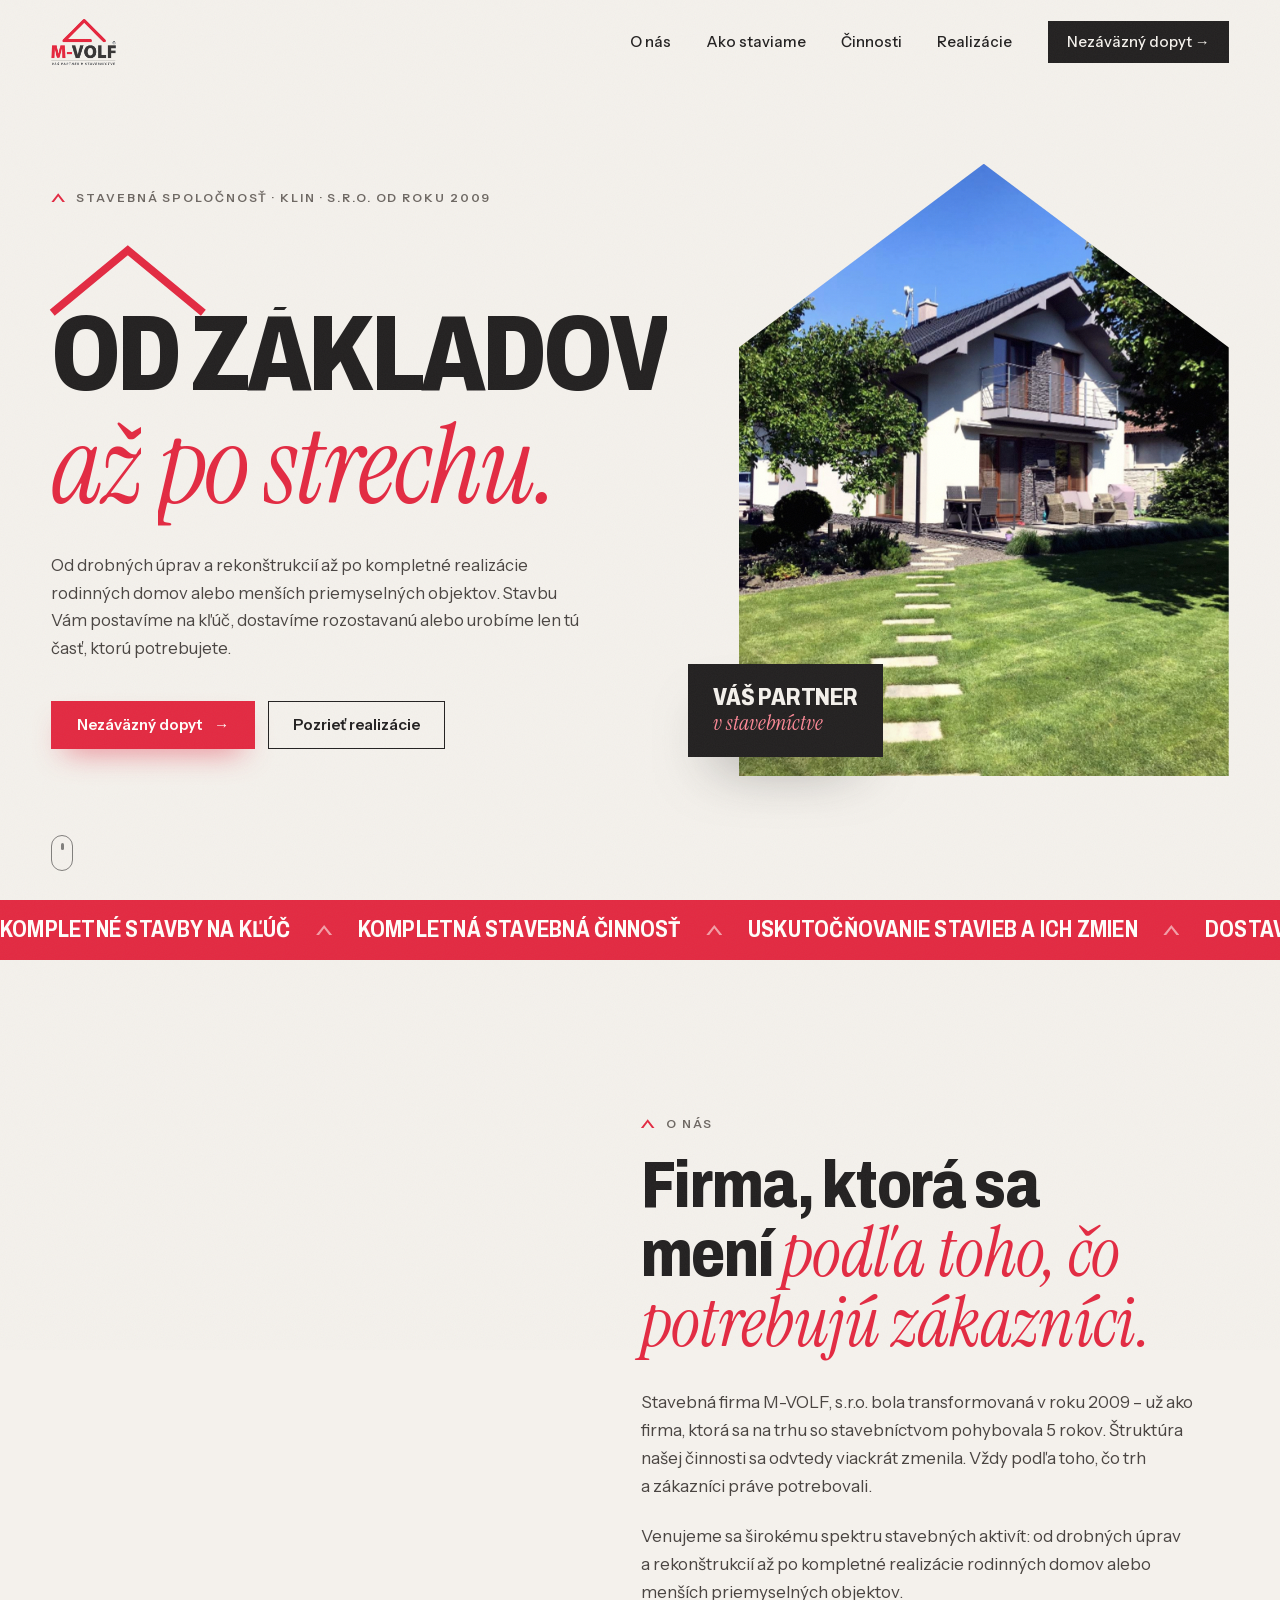
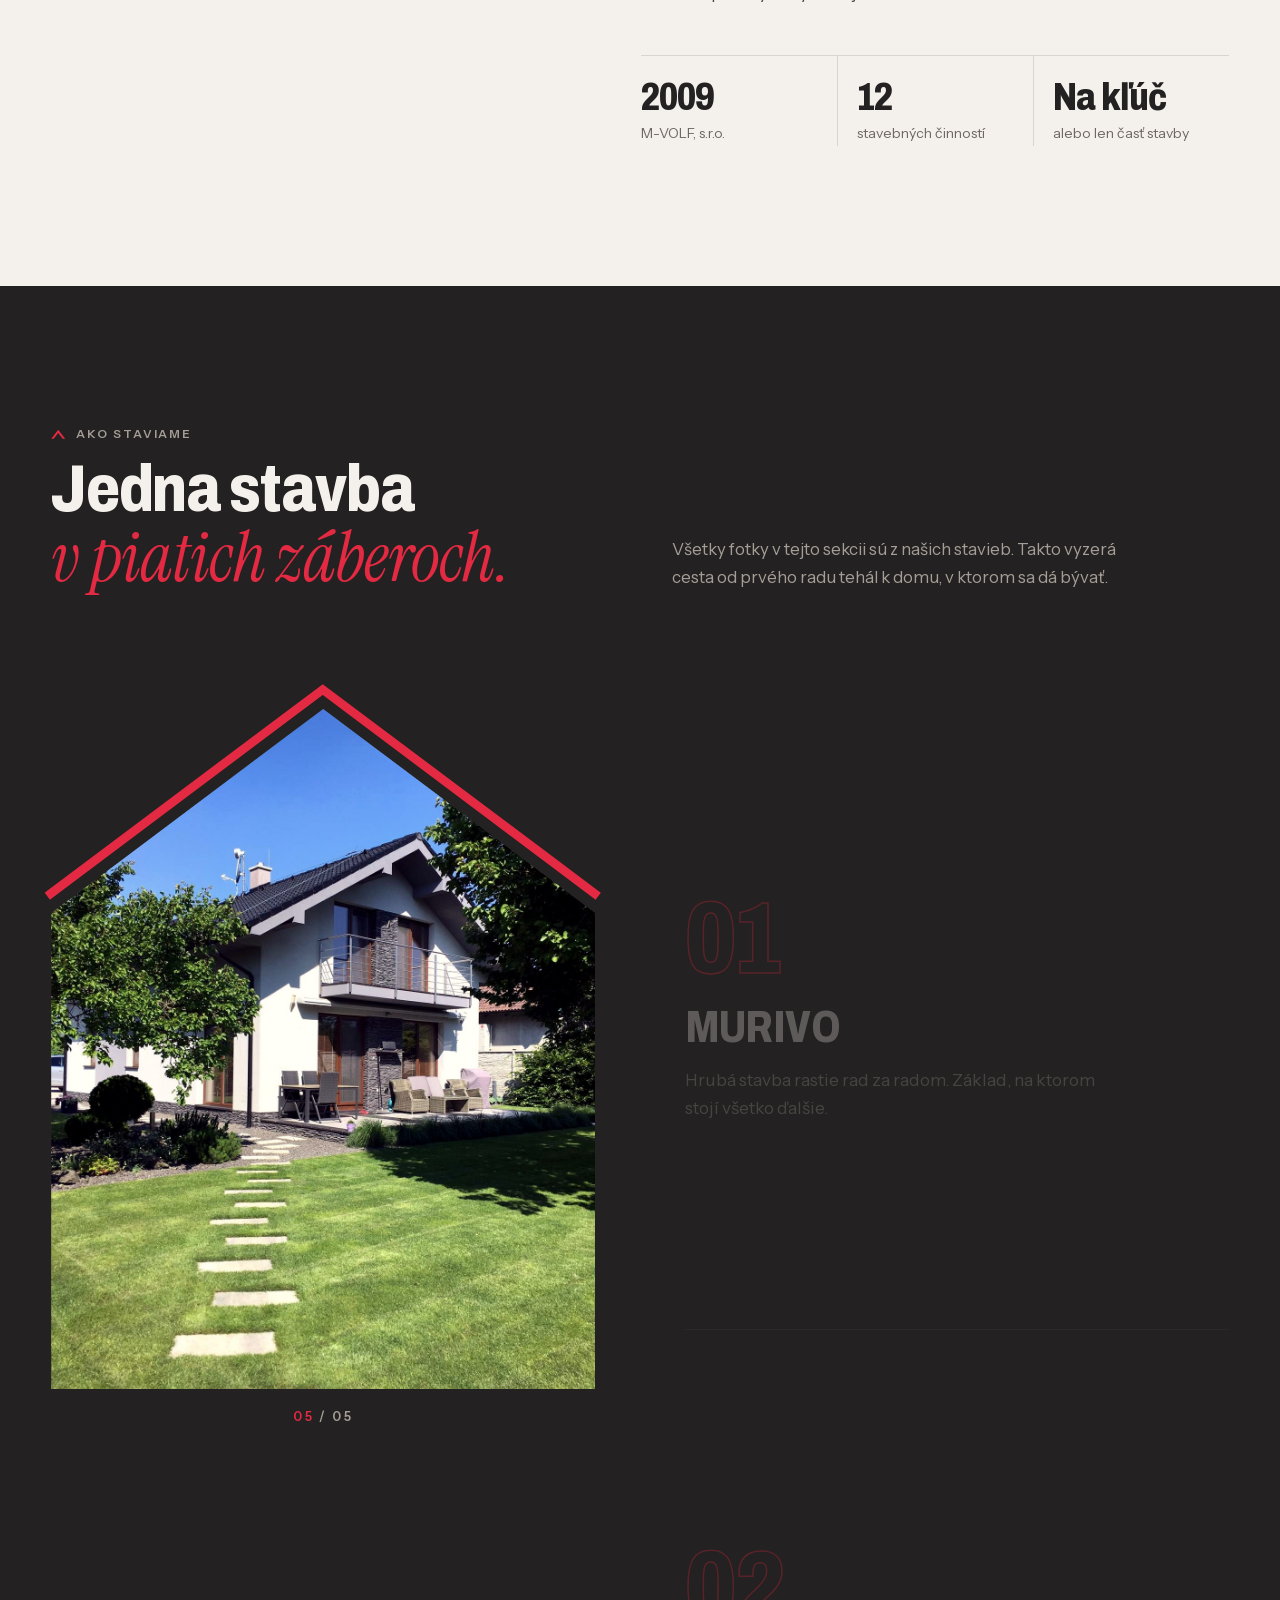
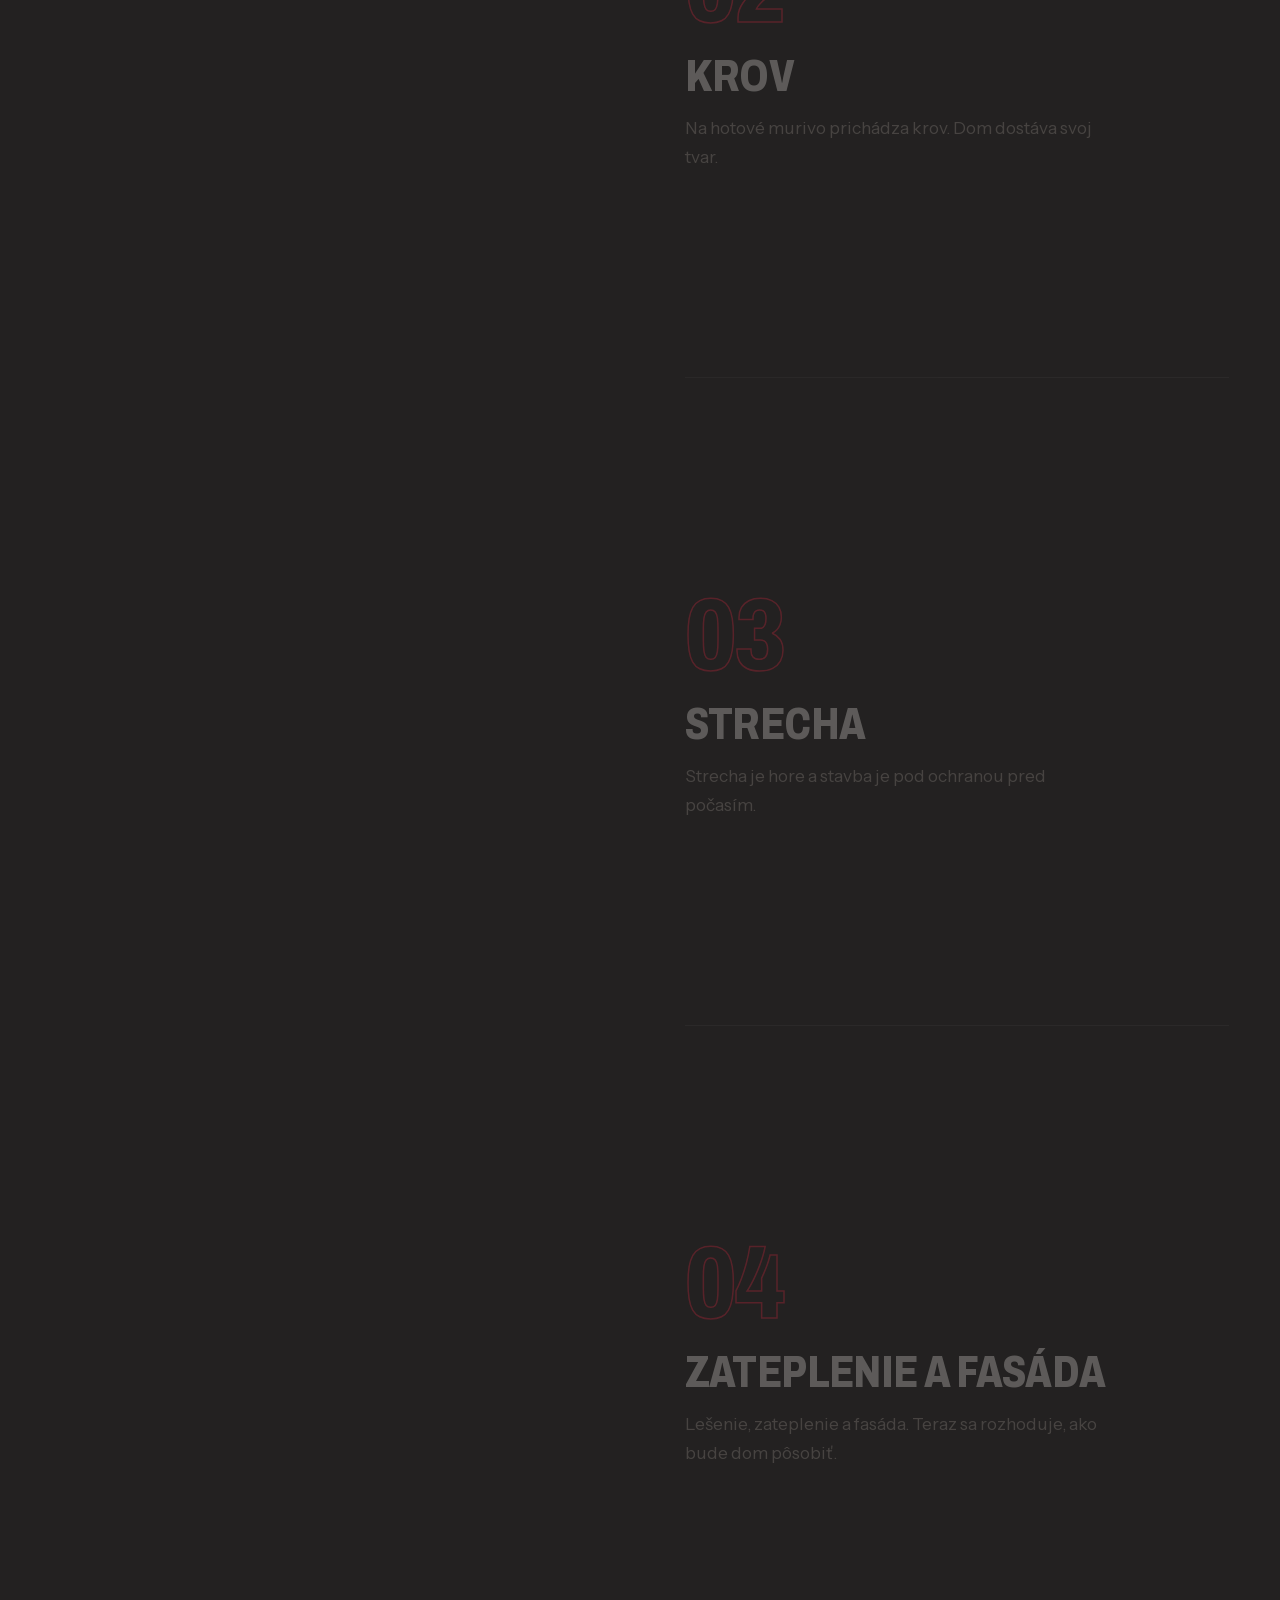
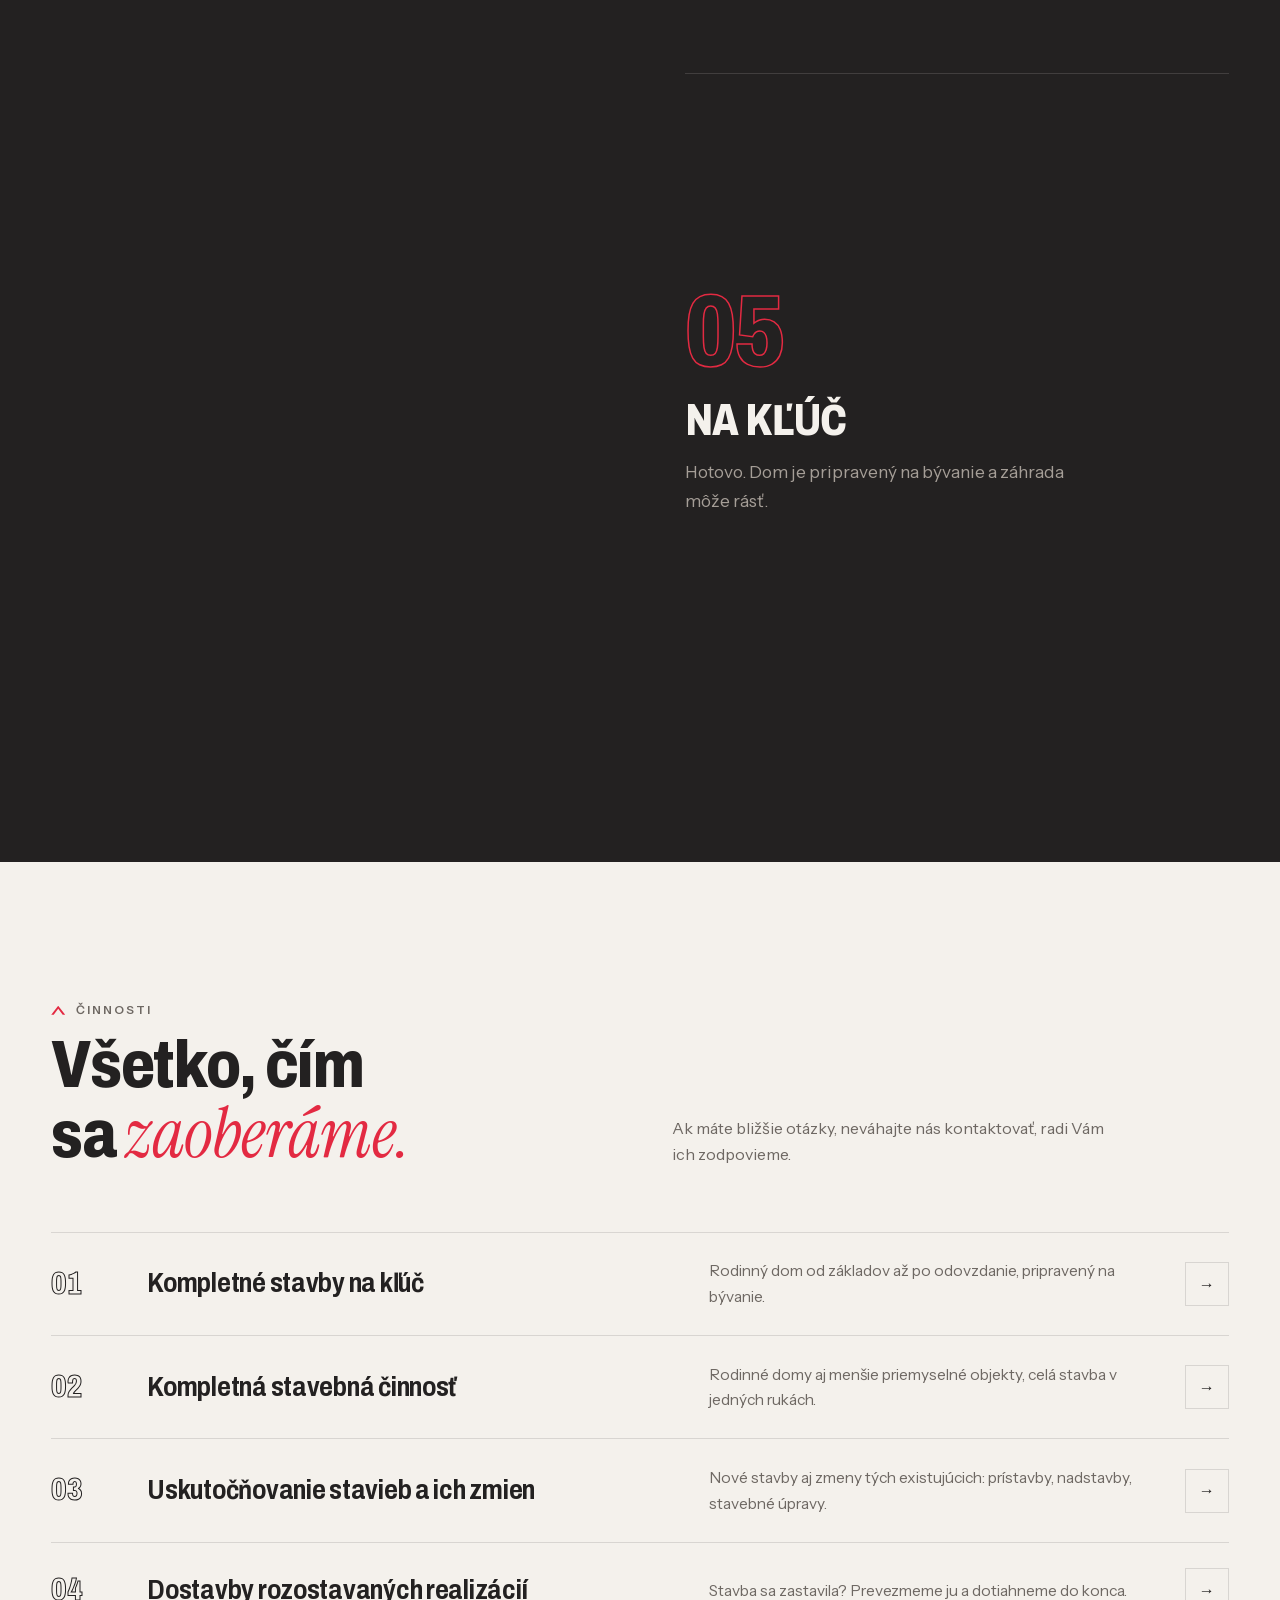
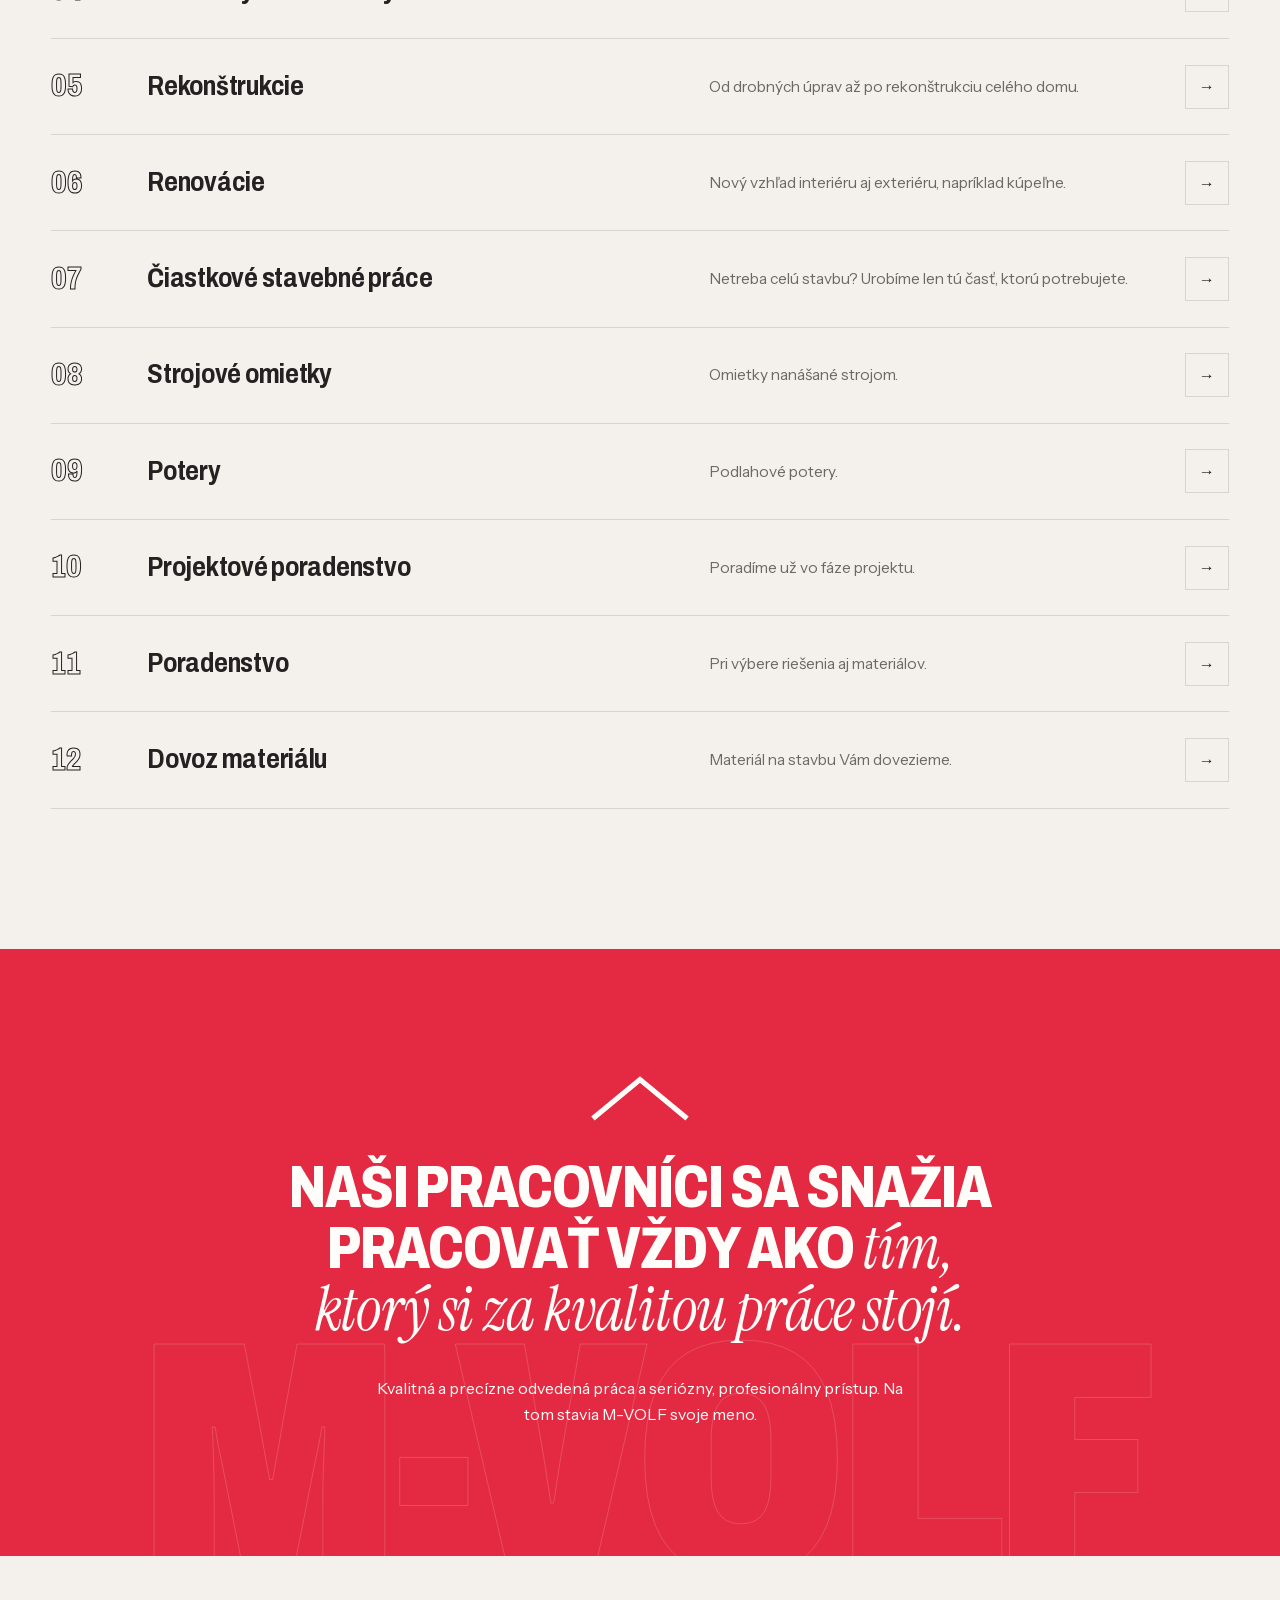
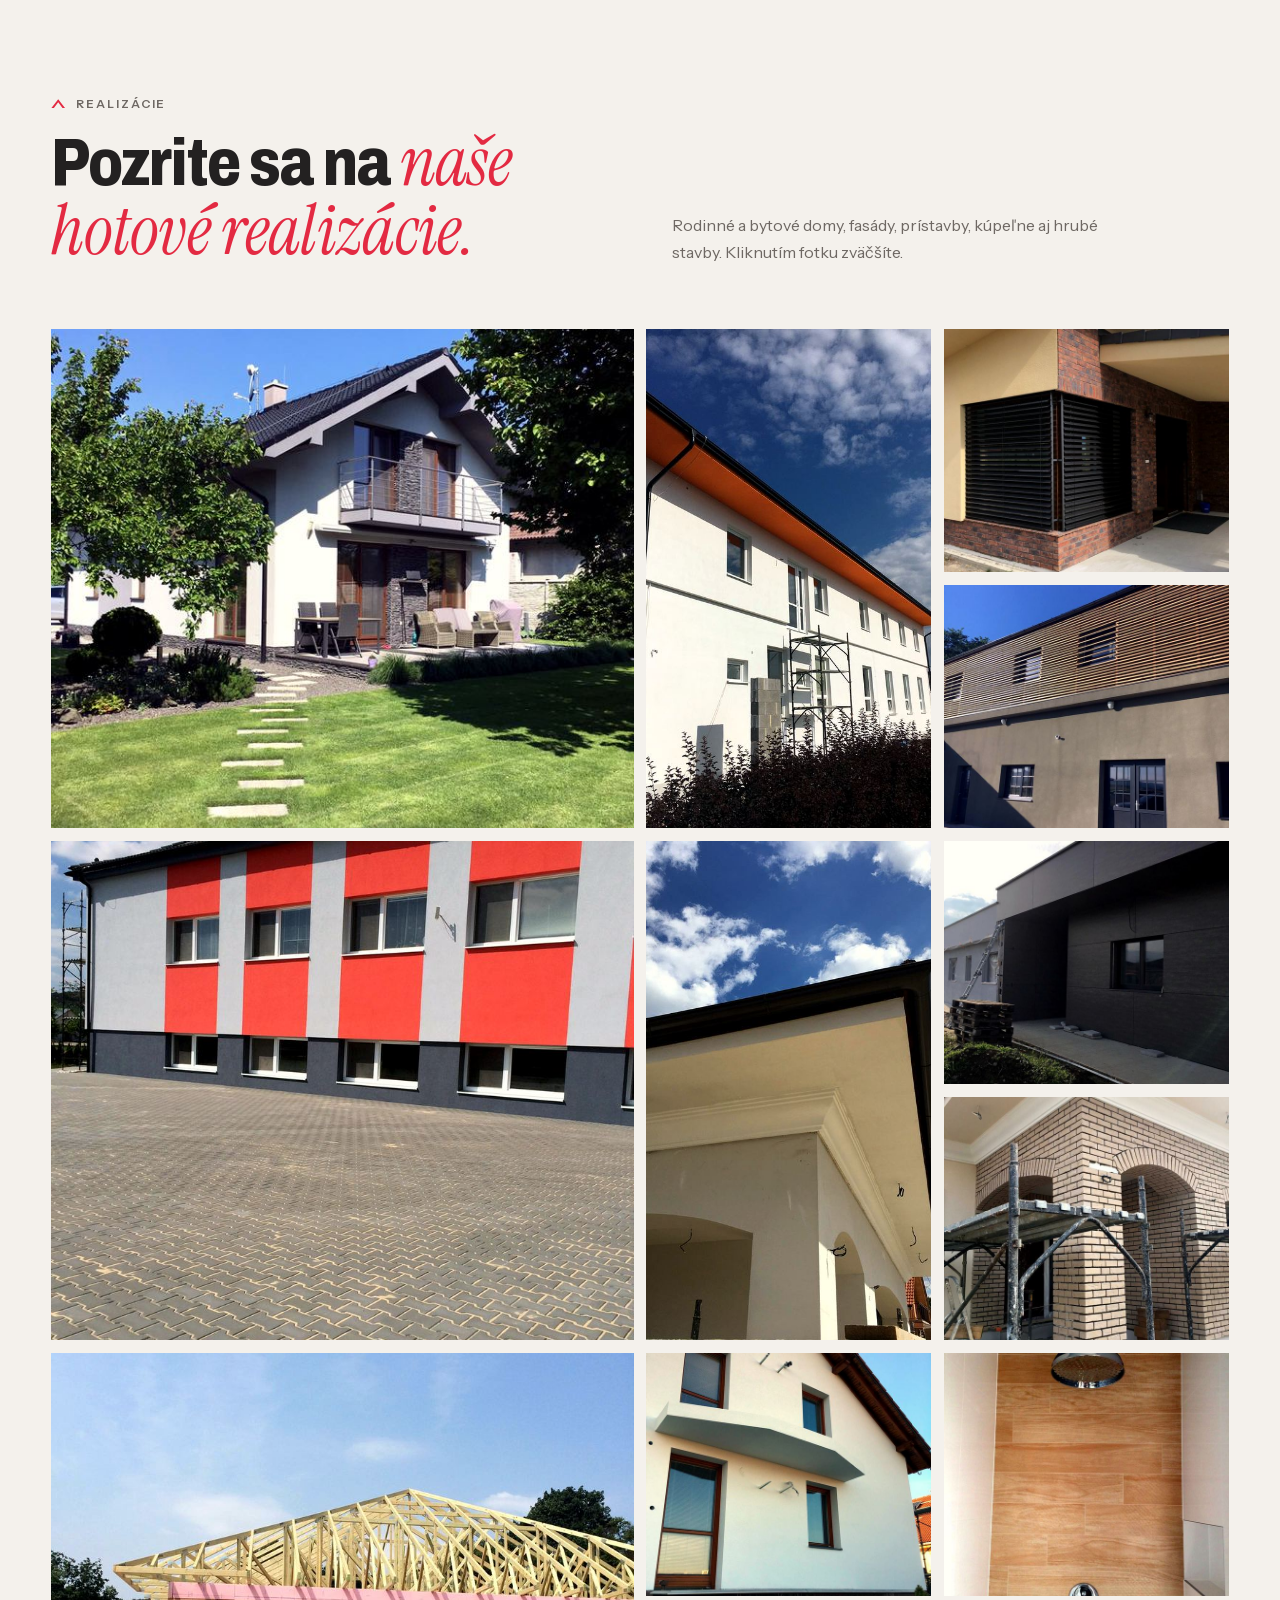
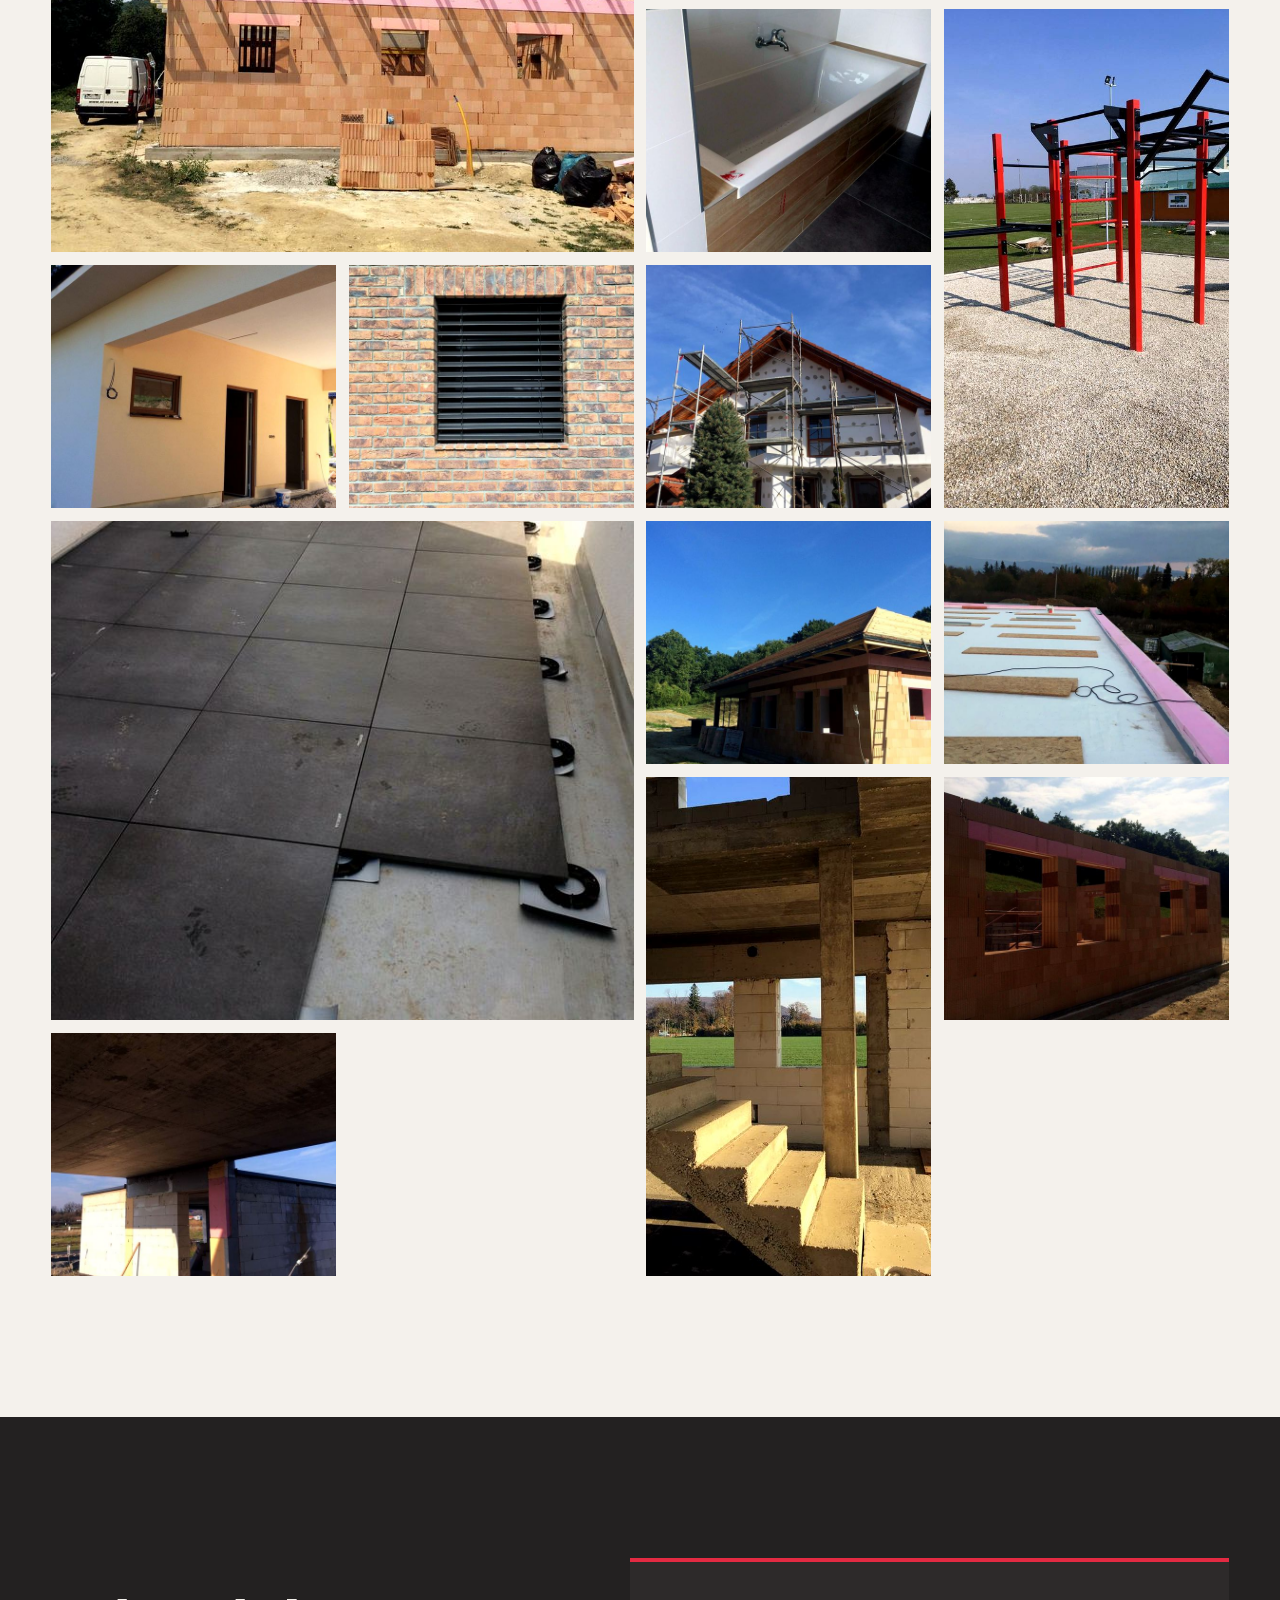
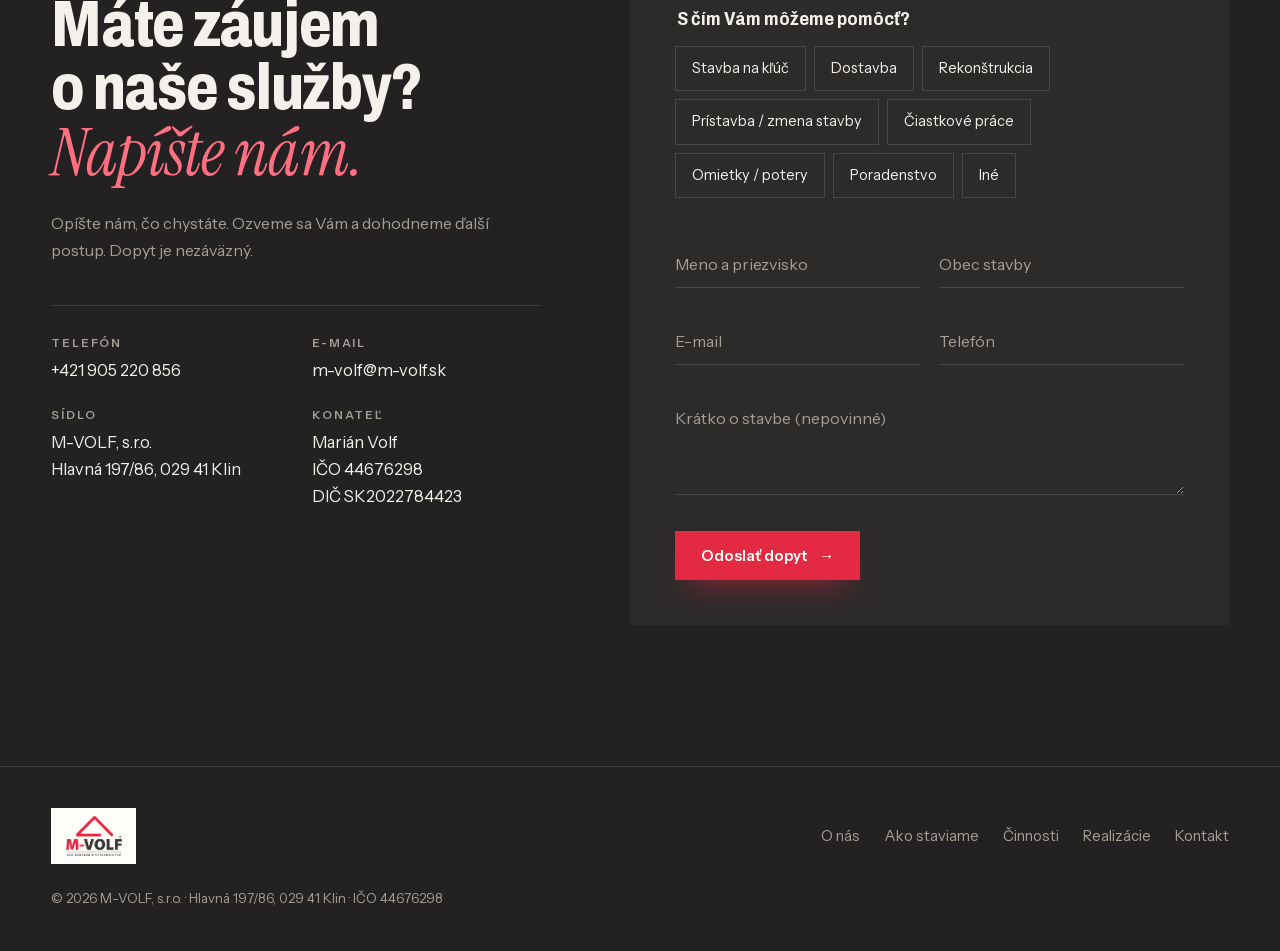
<file: index.html>
<!doctype html>
<html lang="sk">
<head>
<meta charset="utf-8">
<meta name="viewport" content="width=device-width, initial-scale=1">
<meta name="robots" content="noindex, nofollow">
<title>M-VOLF, s.r.o. | Stavebná spoločnosť Klin – stavby na kľúč, rekonštrukcie, dostavby</title>
<meta name="description" content="Stavebná spoločnosť M-VOLF z Klinu. Od drobných úprav a rekonštrukcií až po kompletné realizácie rodinných domov a menších priemyselných objektov. Stavby na kľúč, dostavby, strojové omietky, potery, dovoz materiálu.">
<meta name="theme-color" content="#f4f1ec">
<link rel="icon" href="img/favicon.png">
<link rel="preload" as="image" href="img/hero.jpg">
<link rel="preload" as="font" type="font/woff2" href="fonts/Archivo-normal-latin.woff2" crossorigin>
<link rel="stylesheet" href="style.css?v=7a653663">
<script type="application/ld+json">
{"@context":"https://schema.org","@type":"GeneralContractor","name":"M-VOLF, s.r.o.","url":"https://www.m-volf.sk/","email":"m-volf@m-volf.sk","telephone":"+421905220856","foundingDate":"2009","taxID":"SK2022784423","founder":{"@type":"Person","name":"Marián Volf"},"address":{"@type":"PostalAddress","streetAddress":"Hlavná 197/86","postalCode":"029 41","addressLocality":"Klin","addressCountry":"SK"},"description":"Kompletná stavebná činnosť, stavby na kľúč, rekonštrukcie a renovácie, dostavby rozostavaných stavieb, čiastkové stavebné práce, strojové omietky, potery, projektové poradenstvo a dovoz materiálu."}
</script>
</head>
<body>
<div class="grain" aria-hidden="true"></div>

<header class="nav" id="nav">
  <div class="nav__in">
    <a href="#top" class="nav__logo" aria-label="M-VOLF, úvod"><img src="img/logo.png" alt="M-VOLF – Váš partner v stavebníctve" width="250" height="177"></a>
    <nav class="nav__links" id="menu">
      <a href="#onas">O nás</a>
      <a href="#postup">Ako staviame</a>
      <a href="#cinnosti">Činnosti</a>
      <a href="#realizacie">Realizácie</a>
      <a href="#kontakt" class="nav__cta">Nezáväzný dopyt <span aria-hidden="true">→</span></a>
    </nav>
    <button class="nav__burger" id="burger" aria-label="Menu" aria-expanded="false"><span></span><span></span></button>
  </div>
</header>

<main id="top">

<!-- HERO -->
<section class="hero">
  <div class="hero__txt">
    <p class="eyebrow">Stavebná spoločnosť · Klin · s.r.o. od roku 2009</p>
    <h1 class="hero__h"><span class="hero__roof" aria-hidden="true"><svg viewBox="0 0 220 96"><path pathLength="1" d="M6 92 L110 6 L214 92"/></svg></span><span data-words>Od základov</span><br><em data-words>až po strechu.</em></h1>
    <p class="hero__lead">Od drobných úprav a&nbsp;rekonštrukcií až po kompletné realizácie rodinných domov alebo menších priemyselných objektov. Stavbu Vám postavíme na kľúč, dostavíme rozostavanú alebo urobíme len tú časť, ktorú potrebujete.</p>
    <div class="hero__btns">
      <a href="#kontakt" class="btn btn--red mag">Nezáväzný dopyt <span aria-hidden="true">→</span></a>
      <a href="#realizacie" class="btn btn--line">Pozrieť realizácie</a>
    </div>
  </div>
  <div class="hero__pic">
    <div class="house"><img src="img/hero.jpg" alt="Rodinný dom so záhradou – realizácia M-VOLF" width="1200" height="1600" fetchpriority="high"></div>
    <p class="hero__tag"><b>Váš partner</b><span>v stavebníctve</span></p>
  </div>
  <a href="#onas" class="scroll" aria-label="Posunúť nižšie"><span></span></a>
</section>

<div class="marquee" aria-hidden="true"><div class="marquee__in"><span>Kompletné stavby na kľúč</span><i></i><span>Kompletná stavebná činnosť</span><i></i><span>Uskutočňovanie stavieb a ich zmien</span><i></i><span>Dostavby rozostavaných realizácií</span><i></i><span>Rekonštrukcie</span><i></i><span>Renovácie</span><i></i><span>Čiastkové stavebné práce</span><i></i><span>Strojové omietky</span><i></i><span>Potery</span><i></i><span>Projektové poradenstvo</span><i></i><span>Poradenstvo</span><i></i><span>Dovoz materiálu</span><i></i><span>Kompletné stavby na kľúč</span><i></i><span>Kompletná stavebná činnosť</span><i></i><span>Uskutočňovanie stavieb a ich zmien</span><i></i><span>Dostavby rozostavaných realizácií</span><i></i><span>Rekonštrukcie</span><i></i><span>Renovácie</span><i></i><span>Čiastkové stavebné práce</span><i></i><span>Strojové omietky</span><i></i><span>Potery</span><i></i><span>Projektové poradenstvo</span><i></i><span>Poradenstvo</span><i></i><span>Dovoz materiálu</span><i></i></div></div>

<!-- O NÁS -->
<section class="about" id="onas">
  <div class="wrap about__grid">
    <figure class="about__pic clip"><img src="img/onas.jpg" alt="Bytový dom – realizácia M-VOLF" width="1200" height="1600" loading="lazy"></figure>
    <div class="about__txt">
      <p class="label rv">O nás</p>
      <h2 class="h2 rv">Firma, ktorá sa mení <em>podľa toho, čo potrebujú zákazníci.</em></h2>
      <p class="rv">Stavebná firma M-VOLF, s.r.o. bola transformovaná v&nbsp;roku 2009 – už ako firma, ktorá sa na trhu so stavebníctvom pohybovala 5&nbsp;rokov. Štruktúra našej činnosti sa odvtedy viackrát zmenila. Vždy podľa toho, čo trh a&nbsp;zákazníci práve potrebovali.</p>
      <p class="rv">Venujeme sa širokému spektru stavebných aktivít: od drobných úprav a&nbsp;rekonštrukcií až po kompletné realizácie rodinných domov alebo menších priemyselných objektov.</p>
      <ul class="about__nums rv">
        <li><b>2009</b><span>M-VOLF, s.r.o.</span></li>
        <li><b><span data-count="12">12</span></b><span>stavebných činností</span></li>
        <li><b>Na kľúč</b><span>alebo len časť stavby</span></li>
      </ul>
    </div>
  </div>
</section>

<!-- AKO STAVIAME -->
<section class="build" id="postup">
  <div class="wrap">
    <div class="build__head">
      <p class="label label--d rv">Ako staviame</p>
      <h2 class="h2 rv">Jedna stavba <em>v&nbsp;piatich záberoch.</em></h2>
      <p class="build__intro rv">Všetky fotky v&nbsp;tejto sekcii sú z&nbsp;našich stavieb. Takto vyzerá cesta od prvého radu tehál k&nbsp;domu, v&nbsp;ktorom sa dá bývať.</p>
    </div>
    <div class="build__grid">
      <div class="build__stage" id="stage" data-k="1">
        <div class="frame">
          <svg class="frame__roof" viewBox="-4 -6 108 43.5" aria-hidden="true"><path pathLength="1" d="M0 34 L50 -3.5 L100 34"/></svg>
          <div class="frame__in"><img src="img/f1.jpg" alt="Murivo – stavba M-VOLF" data-z="1" loading="lazy" width="1200" height="1600"><img src="img/f2.jpg" alt="Krov – stavba M-VOLF" data-z="2" loading="lazy" width="1200" height="1600"><img src="img/f3.jpg" alt="Strecha – stavba M-VOLF" data-z="3" loading="lazy" width="1200" height="1600"><img src="img/f4.jpg" alt="Zateplenie a fasáda – stavba M-VOLF" data-z="4" loading="lazy" width="1200" height="1600"><img src="img/f5.jpg" alt="Na kľúč – stavba M-VOLF" data-z="5" loading="lazy" width="1200" height="1600"></div>
        </div>
        <p class="build__count"><span id="stageN">01</span> / 05</p>
      </div>
      <ol class="build__steps">        <li class="step" data-step="1"><img class="step__img" src="img/f1.jpg" alt="" loading="lazy"><span class="step__n">01</span><h3>Murivo</h3><p>Hrubá stavba rastie rad za radom. Základ, na ktorom stojí všetko ďalšie.</p></li>
        <li class="step" data-step="2"><img class="step__img" src="img/f2.jpg" alt="" loading="lazy"><span class="step__n">02</span><h3>Krov</h3><p>Na hotové murivo prichádza krov. Dom dostáva svoj tvar.</p></li>
        <li class="step" data-step="3"><img class="step__img" src="img/f3.jpg" alt="" loading="lazy"><span class="step__n">03</span><h3>Strecha</h3><p>Strecha je hore a stavba je pod ochranou pred počasím.</p></li>
        <li class="step" data-step="4"><img class="step__img" src="img/f4.jpg" alt="" loading="lazy"><span class="step__n">04</span><h3>Zateplenie a fasáda</h3><p>Lešenie, zateplenie a fasáda. Teraz sa rozhoduje, ako bude dom pôsobiť.</p></li>
        <li class="step" data-step="5"><img class="step__img" src="img/f5.jpg" alt="" loading="lazy"><span class="step__n">05</span><h3>Na kľúč</h3><p>Hotovo. Dom je pripravený na bývanie a záhrada môže rásť.</p></li></ol>
    </div>
  </div>
</section>

<!-- ČINNOSTI -->
<section class="work" id="cinnosti">
  <div class="wrap">
    <div class="work__head">
      <p class="label rv">Činnosti</p>
      <h2 class="h2 rv">Všetko, čím sa <em>zaoberáme.</em></h2>
      <p class="rv">Ak máte bližšie otázky, neváhajte nás kontaktovať, radi Vám ich zodpovieme.</p>
    </div>
    <ol class="rows">      <li class="row rv" data-img="img/s-kluc.jpg">
        <span class="row__n">01</span>
        <h3>Kompletné stavby na kľúč</h3>
        <p>Rodinný dom od základov až po odovzdanie, pripravený na bývanie.</p>
        <img class="row__img" src="img/s-kluc.jpg" alt="" loading="lazy">
        <a href="#kontakt" data-typ="Stavba na kľúč" class="row__a" aria-label="Kompletné stavby na kľúč – dopyt"><span aria-hidden="true">→</span></a>
      </li>
      <li class="row rv" data-img="img/s-stav.jpg">
        <span class="row__n">02</span>
        <h3>Kompletná stavebná činnosť</h3>
        <p>Rodinné domy aj menšie priemyselné objekty, celá stavba v jedných rukách.</p>
        <img class="row__img" src="img/s-stav.jpg" alt="" loading="lazy">
        <a href="#kontakt" data-typ="Stavba na kľúč" class="row__a" aria-label="Kompletná stavebná činnosť – dopyt"><span aria-hidden="true">→</span></a>
      </li>
      <li class="row rv" data-img="img/s-zmeny.jpg">
        <span class="row__n">03</span>
        <h3>Uskutočňovanie stavieb a ich zmien</h3>
        <p>Nové stavby aj zmeny tých existujúcich: prístavby, nadstavby, stavebné úpravy.</p>
        <img class="row__img" src="img/s-zmeny.jpg" alt="" loading="lazy">
        <a href="#kontakt" data-typ="Prístavba / zmena stavby" class="row__a" aria-label="Uskutočňovanie stavieb a ich zmien – dopyt"><span aria-hidden="true">→</span></a>
      </li>
      <li class="row rv" data-img="img/s-dostavby.jpg">
        <span class="row__n">04</span>
        <h3>Dostavby rozostavaných realizácií</h3>
        <p>Stavba sa zastavila? Prevezmeme ju a dotiahneme do konca.</p>
        <img class="row__img" src="img/s-dostavby.jpg" alt="" loading="lazy">
        <a href="#kontakt" data-typ="Dostavba" class="row__a" aria-label="Dostavby rozostavaných realizácií – dopyt"><span aria-hidden="true">→</span></a>
      </li>
      <li class="row rv" data-img="img/s-rek.jpg">
        <span class="row__n">05</span>
        <h3>Rekonštrukcie</h3>
        <p>Od drobných úprav až po rekonštrukciu celého domu.</p>
        <img class="row__img" src="img/s-rek.jpg" alt="" loading="lazy">
        <a href="#kontakt" data-typ="Rekonštrukcia" class="row__a" aria-label="Rekonštrukcie – dopyt"><span aria-hidden="true">→</span></a>
      </li>
      <li class="row rv" data-img="img/s-ren.jpg">
        <span class="row__n">06</span>
        <h3>Renovácie</h3>
        <p>Nový vzhľad interiéru aj exteriéru, napríklad kúpeľne.</p>
        <img class="row__img" src="img/s-ren.jpg" alt="" loading="lazy">
        <a href="#kontakt" data-typ="Rekonštrukcia" class="row__a" aria-label="Renovácie – dopyt"><span aria-hidden="true">→</span></a>
      </li>
      <li class="row rv" data-img="img/s-ciast.jpg">
        <span class="row__n">07</span>
        <h3>Čiastkové stavebné práce</h3>
        <p>Netreba celú stavbu? Urobíme len tú časť, ktorú potrebujete.</p>
        <img class="row__img" src="img/s-ciast.jpg" alt="" loading="lazy">
        <a href="#kontakt" data-typ="Čiastkové práce" class="row__a" aria-label="Čiastkové stavebné práce – dopyt"><span aria-hidden="true">→</span></a>
      </li>
      <li class="row rv" data-img="img/s-omietky.jpg">
        <span class="row__n">08</span>
        <h3>Strojové omietky</h3>
        <p>Omietky nanášané strojom.</p>
        <img class="row__img" src="img/s-omietky.jpg" alt="" loading="lazy">
        <a href="#kontakt" data-typ="Omietky / potery" class="row__a" aria-label="Strojové omietky – dopyt"><span aria-hidden="true">→</span></a>
      </li>
      <li class="row rv" data-img="img/s-potery.jpg">
        <span class="row__n">09</span>
        <h3>Potery</h3>
        <p>Podlahové potery.</p>
        <img class="row__img" src="img/s-potery.jpg" alt="" loading="lazy">
        <a href="#kontakt" data-typ="Omietky / potery" class="row__a" aria-label="Potery – dopyt"><span aria-hidden="true">→</span></a>
      </li>
      <li class="row rv">
        <span class="row__n">10</span>
        <h3>Projektové poradenstvo</h3>
        <p>Poradíme už vo fáze projektu.</p>
        
        <a href="#kontakt" data-typ="Poradenstvo" class="row__a" aria-label="Projektové poradenstvo – dopyt"><span aria-hidden="true">→</span></a>
      </li>
      <li class="row rv">
        <span class="row__n">11</span>
        <h3>Poradenstvo</h3>
        <p>Pri výbere riešenia aj materiálov.</p>
        
        <a href="#kontakt" data-typ="Poradenstvo" class="row__a" aria-label="Poradenstvo – dopyt"><span aria-hidden="true">→</span></a>
      </li>
      <li class="row rv" data-img="img/s-dovoz.jpg">
        <span class="row__n">12</span>
        <h3>Dovoz materiálu</h3>
        <p>Materiál na stavbu Vám dovezieme.</p>
        <img class="row__img" src="img/s-dovoz.jpg" alt="" loading="lazy">
        <a href="#kontakt" data-typ="Iné" class="row__a" aria-label="Dovoz materiálu – dopyt"><span aria-hidden="true">→</span></a>
      </li></ol>
  </div>
  <div class="ppv" id="ppv" aria-hidden="true"><img alt=""></div>
</section>

<!-- CITÁT -->
<section class="quote">
  <div class="wrap">
    <svg class="quote__roof" viewBox="0 0 220 96" aria-hidden="true"><path pathLength="1" d="M6 92 L110 6 L214 92"/></svg>
    <blockquote class="rv"><p>Naši pracovníci sa snažia pracovať vždy ako <em>tím, ktorý si za kvalitou práce stojí.</em></p></blockquote>
    <p class="quote__by rv">Kvalitná a&nbsp;precízne odvedená práca a&nbsp;seriózny, profesionálny prístup. Na tom stavia M-VOLF svoje meno.</p>
  </div>
</section>

<!-- REALIZÁCIE -->
<section class="gal" id="realizacie">
  <div class="wrap">
    <div class="gal__head">
      <p class="label rv">Realizácie</p>
      <h2 class="h2 rv">Pozrite sa na <em>naše hotové realizácie.</em></h2>
      <p class="rv">Rodinné a&nbsp;bytové domy, fasády, prístavby, kúpeľne aj hrubé stavby. Kliknutím fotku zväčšíte.</p>
    </div>
    <div class="bento">      <figure class="gi rv" data-full="img/g-1.jpg"><img src="img/t-1.jpg" alt="Rodinný dom so záhradou – realizácia M-VOLF" loading="lazy" width="600" height="800"><figcaption>Rodinný dom so záhradou</figcaption></figure>
      <figure class="gi rv" data-full="img/g-2.jpg"><img src="img/t-2.jpg" alt="Bytový dom – fasáda – realizácia M-VOLF" loading="lazy" width="600" height="800"><figcaption>Bytový dom – fasáda</figcaption></figure>
      <figure class="gi rv" data-full="img/g-3.jpg"><img src="img/t-3.jpg" alt="Rodinný dom – obklad z tehly – realizácia M-VOLF" loading="lazy" width="600" height="800"><figcaption>Rodinný dom – obklad z tehly</figcaption></figure>
      <figure class="gi rv" data-full="img/g-4.jpg"><img src="img/t-4.jpg" alt="Prevádzková budova – fasáda – realizácia M-VOLF" loading="lazy" width="800" height="800"><figcaption>Prevádzková budova – fasáda</figcaption></figure>
      <figure class="gi rv" data-full="img/g-5.jpg"><img src="img/t-5.jpg" alt="Fasáda s drevenými lamelami – realizácia M-VOLF" loading="lazy" width="600" height="800"><figcaption>Fasáda s drevenými lamelami</figcaption></figure>
      <figure class="gi rv" data-full="img/g-6.jpg"><img src="img/t-6.jpg" alt="Rímsa a podhľad strechy – realizácia M-VOLF" loading="lazy" width="600" height="800"><figcaption>Rímsa a podhľad strechy</figcaption></figure>
      <figure class="gi rv" data-full="img/g-7.jpg"><img src="img/t-7.jpg" alt="Moderná prístavba – realizácia M-VOLF" loading="lazy" width="600" height="800"><figcaption>Moderná prístavba</figcaption></figure>
      <figure class="gi rv" data-full="img/g-8.jpg"><img src="img/t-8.jpg" alt="Tehlový obklad stĺpov – realizácia M-VOLF" loading="lazy" width="600" height="800"><figcaption>Tehlový obklad stĺpov</figcaption></figure>
      <figure class="gi rv" data-full="img/g-9.jpg"><img src="img/t-9.jpg" alt="Krov na hrubej stavbe – realizácia M-VOLF" loading="lazy" width="800" height="800"><figcaption>Krov na hrubej stavbe</figcaption></figure>
      <figure class="gi rv" data-full="img/g-10.jpg"><img src="img/t-10.jpg" alt="Fasáda rodinného domu – realizácia M-VOLF" loading="lazy" width="600" height="800"><figcaption>Fasáda rodinného domu</figcaption></figure>
      <figure class="gi rv" data-full="img/g-11.jpg"><img src="img/t-11.jpg" alt="Kúpeľňa – sprchový kút – realizácia M-VOLF" loading="lazy" width="600" height="800"><figcaption>Kúpeľňa – sprchový kút</figcaption></figure>
      <figure class="gi rv" data-full="img/g-12.jpg"><img src="img/t-12.jpg" alt="Kúpeľňa – vaňa – realizácia M-VOLF" loading="lazy" width="600" height="800"><figcaption>Kúpeľňa – vaňa</figcaption></figure>
      <figure class="gi rv" data-full="img/g-13.jpg"><img src="img/t-13.jpg" alt="Workoutové ihrisko – realizácia M-VOLF" loading="lazy" width="600" height="800"><figcaption>Workoutové ihrisko</figcaption></figure>
      <figure class="gi rv" data-full="img/g-14.jpg"><img src="img/t-14.jpg" alt="Krytá terasa – realizácia M-VOLF" loading="lazy" width="600" height="800"><figcaption>Krytá terasa</figcaption></figure>
      <figure class="gi rv" data-full="img/g-15.jpg"><img src="img/t-15.jpg" alt="Tehlový obklad – realizácia M-VOLF" loading="lazy" width="600" height="800"><figcaption>Tehlový obklad</figcaption></figure>
      <figure class="gi rv" data-full="img/g-16.jpg"><img src="img/t-16.jpg" alt="Terasa na rektifikačných podložkách – realizácia M-VOLF" loading="lazy" width="600" height="800"><figcaption>Terasa na rektifikačných podložkách</figcaption></figure>
      <figure class="gi rv" data-full="img/g-17.jpg"><img src="img/t-17.jpg" alt="Zatepľovanie domu – realizácia M-VOLF" loading="lazy" width="600" height="800"><figcaption>Zatepľovanie domu</figcaption></figure>
      <figure class="gi rv" data-full="img/g-18.jpg"><img src="img/t-18.jpg" alt="Hrubá stavba pod strechou – realizácia M-VOLF" loading="lazy" width="600" height="800"><figcaption>Hrubá stavba pod strechou</figcaption></figure>
      <figure class="gi rv" data-full="img/g-19.jpg"><img src="img/t-19.jpg" alt="Plochá strecha – realizácia M-VOLF" loading="lazy" width="600" height="800"><figcaption>Plochá strecha</figcaption></figure>
      <figure class="gi rv" data-full="img/g-20.jpg"><img src="img/t-20.jpg" alt="Monolitické schodisko – realizácia M-VOLF" loading="lazy" width="600" height="800"><figcaption>Monolitické schodisko</figcaption></figure>
      <figure class="gi rv" data-full="img/g-21.jpg"><img src="img/t-21.jpg" alt="Murivo hrubej stavby – realizácia M-VOLF" loading="lazy" width="600" height="800"><figcaption>Murivo hrubej stavby</figcaption></figure>
      <figure class="gi rv" data-full="img/g-22.jpg"><img src="img/t-22.jpg" alt="Hrubá stavba – strop – realizácia M-VOLF" loading="lazy" width="600" height="800"><figcaption>Hrubá stavba – strop</figcaption></figure></div>
  </div>
</section>

<!-- KONTAKT -->
<section class="cta" id="kontakt">
  <div class="wrap cta__grid">
    <div class="cta__l">
      <p class="label label--d rv">Kontakt</p>
      <h2 class="cta__h rv">Máte záujem o&nbsp;naše služby? <em>Napíšte nám.</em></h2>
      <p class="rv">Opíšte nám, čo chystáte. Ozveme sa Vám a&nbsp;dohodneme ďalší postup. Dopyt je nezáväzný.</p>
      <dl class="contacts rv">
        <div><dt>Telefón</dt><dd><a href="tel:+421905220856" class="ul">+421 905 220 856</a></dd></div>
        <div><dt>E-mail</dt><dd><a href="mailto:m-volf@m-volf.sk" class="ul">m-volf@m-volf.sk</a></dd></div>
        <div><dt>Sídlo</dt><dd>M-VOLF, s.r.o.<br>Hlavná 197/86, 029 41 Klin</dd></div>
        <div><dt>Konateľ</dt><dd>Marián Volf<br>IČO 44676298<br>DIČ SK2022784423</dd></div>
      </dl>
    </div>
    <form class="form rv" id="dopyt" novalidate>
      <fieldset>
        <legend>S čím Vám môžeme pomôcť?</legend>
        <div class="chips" id="typ"><label class="chip"><input type="radio" name="typ" value="Stavba na kľúč"><span>Stavba na kľúč</span></label><label class="chip"><input type="radio" name="typ" value="Dostavba"><span>Dostavba</span></label><label class="chip"><input type="radio" name="typ" value="Rekonštrukcia"><span>Rekonštrukcia</span></label><label class="chip"><input type="radio" name="typ" value="Prístavba / zmena stavby"><span>Prístavba / zmena stavby</span></label><label class="chip"><input type="radio" name="typ" value="Čiastkové práce"><span>Čiastkové práce</span></label><label class="chip"><input type="radio" name="typ" value="Omietky / potery"><span>Omietky / potery</span></label><label class="chip"><input type="radio" name="typ" value="Poradenstvo"><span>Poradenstvo</span></label><label class="chip"><input type="radio" name="typ" value="Iné"><span>Iné</span></label></div>
      </fieldset>
      <div class="fields">
        <label class="f"><input name="meno" placeholder=" " required><span>Meno a priezvisko</span></label>
        <label class="f"><input name="obec" placeholder=" "><span>Obec stavby</span></label>
        <label class="f"><input name="email" type="email" placeholder=" " required><span>E-mail</span></label>
        <label class="f"><input name="tel" type="tel" placeholder=" "><span>Telefón</span></label>
        <label class="f f--w"><textarea name="sprava" rows="3" placeholder=" "></textarea><span>Krátko o stavbe (nepovinné)</span></label>
      </div>
      <button class="btn btn--red mag" type="submit">Odoslať dopyt <span aria-hidden="true">→</span></button>
      <p class="form__ok" id="formok" hidden>Ďakujeme, Váš dopyt sme prijali. Ozveme sa Vám čo najskôr.</p>
    </form>
  </div>
</section>

</main>

<footer class="foot">
  <div class="wrap foot__in">
    <a href="#top" class="foot__logo"><img src="img/logo.png" alt="M-VOLF – Váš partner v stavebníctve" width="250" height="177" loading="lazy"></a>
    <nav class="foot__nav"><a href="#onas">O nás</a><a href="#postup">Ako staviame</a><a href="#cinnosti">Činnosti</a><a href="#realizacie">Realizácie</a><a href="#kontakt">Kontakt</a></nav>
    <p class="foot__copy">© 2026 M-VOLF, s.r.o. · Hlavná 197/86, 029 41 Klin · IČO 44676298</p>
  </div>
</footer>

<div class="lb" id="lb" hidden>
  <button class="lb__x" id="lbx" aria-label="Zavrieť">×</button>
  <button class="lb__p" id="lbp" aria-label="Predchádzajúca">←</button>
  <figure><img id="lbimg" alt=""><figcaption id="lbcap"></figcaption></figure>
  <button class="lb__n" id="lbn" aria-label="Ďalšia">→</button>
</div>

<script src="main.js?v=e9a791ff" defer></script>
</body>
</html>
</file>
<file: style.css>
@font-face {
  font-family: 'Archivo';
  font-style: normal;
  font-weight: 100 900;
  font-stretch: 62% 125%;
  font-display: swap;
  src: url(fonts/Archivo-normal-latin-ext.woff2) format('woff2');
  unicode-range: U+0100-02BA, U+02BD-02C5, U+02C7-02CC, U+02CE-02D7, U+02DD-02FF, U+0304, U+0308, U+0329, U+1D00-1DBF, U+1E00-1E9F, U+1EF2-1EFF, U+2020, U+20A0-20AB, U+20AD-20C0, U+2113, U+2C60-2C7F, U+A720-A7FF;
}
@font-face {
  font-family: 'Archivo';
  font-style: normal;
  font-weight: 100 900;
  font-stretch: 62% 125%;
  font-display: swap;
  src: url(fonts/Archivo-normal-latin.woff2) format('woff2');
  unicode-range: U+0000-00FF, U+0131, U+0152-0153, U+02BB-02BC, U+02C6, U+02DA, U+02DC, U+0304, U+0308, U+0329, U+2000-206F, U+20AC, U+2122, U+2191, U+2193, U+2212, U+2215, U+FEFF, U+FFFD;
}
@font-face {
  font-family: 'Instrument Sans';
  font-style: normal;
  font-weight: 400 600;
  
  font-display: swap;
  src: url(fonts/InstrumentSans-normal-latin-ext.woff2) format('woff2');
  unicode-range: U+0100-02BA, U+02BD-02C5, U+02C7-02CC, U+02CE-02D7, U+02DD-02FF, U+0304, U+0308, U+0329, U+1D00-1DBF, U+1E00-1E9F, U+1EF2-1EFF, U+2020, U+20A0-20AB, U+20AD-20C0, U+2113, U+2C60-2C7F, U+A720-A7FF;
}
@font-face {
  font-family: 'Instrument Sans';
  font-style: normal;
  font-weight: 400 600;
  
  font-display: swap;
  src: url(fonts/InstrumentSans-normal-latin.woff2) format('woff2');
  unicode-range: U+0000-00FF, U+0131, U+0152-0153, U+02BB-02BC, U+02C6, U+02DA, U+02DC, U+0304, U+0308, U+0329, U+2000-206F, U+20AC, U+2122, U+2191, U+2193, U+2212, U+2215, U+FEFF, U+FFFD;
}
@font-face {
  font-family: 'Instrument Serif';
  font-style: italic;
  font-weight: 400;
  
  font-display: swap;
  src: url(fonts/InstrumentSerif-italic-latin-ext.woff2) format('woff2');
  unicode-range: U+0100-02BA, U+02BD-02C5, U+02C7-02CC, U+02CE-02D7, U+02DD-02FF, U+0304, U+0308, U+0329, U+1D00-1DBF, U+1E00-1E9F, U+1EF2-1EFF, U+2020, U+20A0-20AB, U+20AD-20C0, U+2113, U+2C60-2C7F, U+A720-A7FF;
}
@font-face {
  font-family: 'Instrument Serif';
  font-style: italic;
  font-weight: 400;
  
  font-display: swap;
  src: url(fonts/InstrumentSerif-italic-latin.woff2) format('woff2');
  unicode-range: U+0000-00FF, U+0131, U+0152-0153, U+02BB-02BC, U+02C6, U+02DA, U+02DC, U+0304, U+0308, U+0329, U+2000-206F, U+20AC, U+2122, U+2191, U+2193, U+2212, U+2215, U+FEFF, U+FFFD;
}

/* M-VOLF – náhľad novej verzie webu (WebHunter) */
:root {
  --ink: #232121;
  --ink-2: #2d2a2a;
  --ink-3: #3d3a39;
  --paper: #f4f1ec;
  --paper-2: #e9e4dc;
  --white: #fffdfa;
  --red: #e32a42;
  --red-d: #c11c33;
  --mute: #6e6863;
  --mute-d: #a59e97;
  --line: rgba(35, 33, 33, .13);
  --line-d: rgba(244, 241, 236, .14);
  --disp: 'Archivo', 'Helvetica Neue', Arial, sans-serif;
  --body: 'Instrument Sans', 'Helvetica Neue', Arial, sans-serif;
  --serif: 'Instrument Serif', Georgia, serif;
  --ease: cubic-bezier(.22, 1, .36, 1);
  --ease-io: cubic-bezier(.65, 0, .35, 1);
  --pad: clamp(1.25rem, 4vw, 3.5rem);
  --sec: clamp(5.5rem, 11vw, 10rem);
  --house: polygon(50% 0, 100% 30%, 100% 100%, 0 100%, 0 30%);
}
*, *::before, *::after { box-sizing: border-box; }
html { -webkit-text-size-adjust: 100%; scroll-behavior: smooth; scroll-padding-top: 80px; }
body { margin: 0; background: var(--paper); color: var(--ink); font: 400 16px/1.65 var(--body); -webkit-font-smoothing: antialiased; overflow-x: clip; }
img { display: block; max-width: 100%; height: auto; }
a { color: inherit; text-decoration: none; }
button { font: inherit; color: inherit; background: none; border: 0; cursor: pointer; padding: 0; }
h1, h2, h3, h4 { margin: 0; font-weight: 500; }
p { margin: 0; }
em { font-style: normal; }
::selection { background: var(--red); color: var(--white); }
.wrap { width: min(1320px, 100% - 2 * var(--pad)); margin-inline: auto; }

.grain { position: fixed; inset: -50%; z-index: 90; pointer-events: none; opacity: .04;
  background-image: url("data:image/svg+xml,%3Csvg xmlns='http://www.w3.org/2000/svg' width='160' height='160'%3E%3Cfilter id='n'%3E%3CfeTurbulence type='fractalNoise' baseFrequency='.9' numOctaves='3' stitchTiles='stitch'/%3E%3C/filter%3E%3Crect width='100%25' height='100%25' filter='url(%23n)'/%3E%3C/svg%3E"); }

/* typografia */
.eyebrow, .label { font: 600 .74rem/1.2 var(--body); letter-spacing: .16em; text-transform: uppercase; color: var(--mute); display: flex; align-items: center; gap: .7rem; }
.label::before, .eyebrow::before { content: ''; width: 14px; height: 9px; flex: none;
  background: var(--red); clip-path: polygon(50% 0, 100% 100%, 82% 100%, 50% 34%, 18% 100%, 0 100%); }
.label--d { color: var(--mute-d); }
.h2 { font: 800 clamp(2.4rem, 5.2vw, 4.6rem)/.98 var(--disp); font-stretch: 82%; letter-spacing: -.02em; text-wrap: balance; margin-top: 1.4rem; }
.h2 em, .hero__h em, .cta__h em, blockquote em { font: italic 400 1.04em/1 var(--serif); letter-spacing: -.01em; font-stretch: 100%; }
.h2 em { color: var(--red); }

/* tlačidlá */
.btn { display: inline-flex; align-items: center; gap: .7rem; padding: 1.05rem 1.6rem; font: 600 .95rem/1 var(--body); border-radius: 0;
  transition: background .4s var(--ease), color .4s var(--ease), border-color .4s var(--ease), transform .5s var(--ease); }
.btn span { transition: transform .45s var(--ease); }
.btn:hover span { transform: translateX(4px); }
.btn--red { background: var(--red); color: var(--white); box-shadow: 0 14px 30px -14px rgba(227, 42, 66, .7); }
.btn--red:hover { background: var(--red-d); }
.btn--line { border: 1.5px solid var(--ink); padding: calc(1.05rem - 1.5px) calc(1.6rem - 1.5px); }
.btn--line:hover { background: var(--ink); color: var(--paper); }
.ul { background: linear-gradient(currentColor, currentColor) 0 100% / 0 1px no-repeat; transition: background-size .5s var(--ease); }
.ul:hover { background-size: 100% 1px; }

/* navigácia */
.nav { position: fixed; inset: 0 0 auto; z-index: 50; transition: background .4s, box-shadow .4s; }
.nav__in { width: min(1400px, 100% - 2 * var(--pad)); margin-inline: auto; display: flex; align-items: center; justify-content: space-between; height: 84px; transition: height .4s var(--ease); }
.nav.is-solid { background: rgba(244, 241, 236, .9); backdrop-filter: blur(14px); -webkit-backdrop-filter: blur(14px); box-shadow: 0 1px 0 var(--line); }
.nav.is-solid .nav__in { height: 68px; }
.nav__logo img { height: 46px; width: auto; transition: height .4s var(--ease); }
.nav.is-solid .nav__logo img { height: 38px; }
.nav__links { display: flex; align-items: center; gap: 2.2rem; font: 500 .93rem/1 var(--body); }
.nav__links a:not(.nav__cta) { position: relative; padding: .4rem 0; }
.nav__links a:not(.nav__cta)::after { content: ''; position: absolute; left: 0; right: 0; bottom: 0; height: 1.5px; background: var(--red); transform: scaleX(0); transform-origin: right; transition: transform .45s var(--ease); }
.nav__links a:not(.nav__cta):hover::after { transform: scaleX(1); transform-origin: left; }
.nav__cta { background: var(--ink); color: var(--paper); padding: .85rem 1.2rem; transition: background .3s; }
.nav__cta:hover { background: var(--red); }
.nav__burger { display: none; width: 44px; height: 44px; position: relative; }
.nav__burger span { position: absolute; left: 10px; right: 10px; height: 2px; background: var(--ink); transition: transform .4s var(--ease), top .4s var(--ease); }
.nav__burger span:first-child { top: 17px; } .nav__burger span:last-child { top: 25px; }
.nav.is-open .nav__burger span:first-child { top: 21px; transform: rotate(45deg); }
.nav.is-open .nav__burger span:last-child { top: 21px; transform: rotate(-45deg); }

/* HERO */
.hero { position: relative; min-height: 100svh; display: grid; grid-template-columns: 1.12fr .88fr; align-items: center; gap: clamp(2rem, 5vw, 5rem);
  padding: 120px var(--pad) 5rem; max-width: 1480px; margin-inline: auto; }
.hero__h { font: 800 clamp(3.6rem, 8.4vw, 8.4rem)/.9 var(--disp); font-stretch: 78%; letter-spacing: -.035em; text-transform: uppercase; margin: 1.6rem 0 2rem; position: relative; padding-top: clamp(3.4rem, 6vw, 5.6rem); }
.hero__h em { display: inline-block; text-transform: none; color: var(--red); font-size: 1.02em; letter-spacing: -.02em; margin-top: .06em; }
.hero__roof { position: absolute; left: 0; top: 0; width: clamp(6rem, 12vw, 11rem); aspect-ratio: 220 / 96; }
.hero__roof svg { width: 100%; height: 100%; overflow: visible; }
.hero__roof path, .frame__roof path, .quote__roof path { fill: none; stroke: var(--red); stroke-width: 9; stroke-linecap: square; stroke-linejoin: miter; stroke-dasharray: 1; stroke-dashoffset: 1; }
.hero__roof path { stroke-width: 11; animation: draw 1.4s var(--ease-io) .25s forwards; }
@keyframes draw { to { stroke-dashoffset: 0; } }
.hero__lead { max-width: 34rem; font-size: clamp(1.02rem, 1.3vw, 1.15rem); color: #4a4542; }
.hero__btns { display: flex; flex-wrap: wrap; gap: .8rem; margin-top: 2.4rem; }
.w { display: inline-block; overflow: hidden; vertical-align: top; padding-bottom: .06em; margin-bottom: -.06em; }
.w > span { display: inline-block; transform: translateY(105%); animation: up 1s var(--ease) forwards; }
@keyframes up { to { transform: none; } }
.hero__txt > .eyebrow, .hero__lead, .hero__btns { opacity: 0; animation: fade 1s var(--ease) forwards; }
.hero__lead { animation-delay: 1s; } .hero__btns { animation-delay: 1.15s; }
@keyframes fade { from { opacity: 0; transform: translateY(14px); } to { opacity: 1; transform: none; } }

.hero__pic { position: relative; align-self: stretch; display: flex; align-items: center; }
.house { width: 100%; aspect-ratio: 4 / 5; max-height: calc(100svh - 190px); clip-path: var(--house); overflow: clip; background: var(--paper-2);
  animation: rise 1.5s var(--ease-io) .2s both; }
.house img { width: 100%; height: 100%; object-fit: cover; object-position: 50% 60%; transform: scale(1.18); animation: settle 2.2s var(--ease) .2s forwards; }
@keyframes rise { from { clip-path: polygon(50% 100%, 100% 100%, 100% 100%, 0 100%, 0 100%); } to { clip-path: var(--house); } }
@keyframes settle { to { transform: scale(1); } }
.hero__tag { position: absolute; left: clamp(-3.5rem, -4vw, -1rem); bottom: 9%; background: var(--ink); color: var(--paper); padding: 1.3rem 1.6rem 1.35rem; display: grid; gap: .15rem;
  box-shadow: 0 30px 60px -30px rgba(35, 33, 33, .6); opacity: 0; animation: fade 1s var(--ease) 1.3s forwards; }
.hero__tag b { font: 800 1.5rem/1 var(--disp); font-stretch: 80%; text-transform: uppercase; letter-spacing: -.01em; }
.hero__tag span { font: italic 400 1.35rem/1.1 var(--serif); color: #ff8a98; }
.scroll { position: absolute; left: var(--pad); bottom: 1.8rem; width: 22px; height: 36px; border: 1.5px solid var(--ink); border-radius: 12px; opacity: .55; }
.scroll span { position: absolute; left: 50%; top: 7px; width: 3px; height: 7px; margin-left: -1.5px; background: var(--ink); border-radius: 2px; animation: wheel 1.8s var(--ease) infinite; }
@keyframes wheel { 0% { transform: translateY(0); opacity: 0; } 30% { opacity: 1; } 100% { transform: translateY(12px); opacity: 0; } }

/* marquee */
.marquee { background: var(--red); color: var(--white); overflow: hidden; padding: 1.15rem 0; position: relative; z-index: 2; }
.marquee__in { display: flex; width: max-content; align-items: center; animation: mq 60s linear infinite; }
.marquee span { font: 700 clamp(1.05rem, 1.8vw, 1.45rem)/1 var(--disp); font-stretch: 80%; text-transform: uppercase; letter-spacing: .01em; white-space: nowrap; }
.marquee i { width: 16px; height: 10px; margin: 0 1.6rem; background: currentColor; opacity: .55; clip-path: polygon(50% 0, 100% 100%, 82% 100%, 50% 34%, 18% 100%, 0 100%); }
@keyframes mq { to { transform: translateX(-50%); } }

/* reveal */
.rv { opacity: 0; transform: translateY(34px); transition: opacity 1s var(--ease), transform 1.1s var(--ease); }
.rv.is-in { opacity: 1; transform: none; }
.clip { clip-path: inset(100% 0 0 0); transition: clip-path 1.4s var(--ease-io); }
.clip img { transform: scale(1.15); transition: transform 1.8s var(--ease); }
.clip.is-in { clip-path: inset(0 0 0 0); }
.clip.is-in img { transform: none; }

/* O NÁS */
.about { padding: var(--sec) 0; }
.about__grid { display: grid; grid-template-columns: .85fr 1fr; gap: clamp(2.5rem, 7vw, 7rem); align-items: start; }
.about__pic { margin: calc(-1 * var(--sec) - 4rem) 0 0; position: relative; z-index: 3; box-shadow: 0 40px 80px -40px rgba(35, 33, 33, .45); }
.about__pic img { width: 100%; aspect-ratio: 4 / 5; object-fit: cover; }
.about__txt { padding-top: 1rem; }
.about__txt > p:not(.label) { margin-top: 1.4rem; max-width: 36rem; color: #4a4542; font-size: 1.06rem; }
.about__txt .h2 + p { margin-top: 2rem !important; }
.about__nums { list-style: none; padding: 0; margin: 3rem 0 0; display: grid; grid-template-columns: repeat(3, 1fr); border-top: 1px solid var(--line); }
.about__nums li { padding: 1.4rem 1.2rem 0 0; display: grid; gap: .35rem; }
.about__nums li + li { padding-left: 1.2rem; border-left: 1px solid var(--line); }
.about__nums b { font: 800 clamp(1.9rem, 3vw, 2.6rem)/1 var(--disp); font-stretch: 80%; letter-spacing: -.02em; }
.about__nums li > span { font-size: .88rem; color: var(--mute); }

/* AKO STAVIAME */
.build { background: var(--ink); color: var(--paper); padding: var(--sec) 0; position: relative; }
.build__head { display: grid; grid-template-columns: 1fr 1fr; gap: 1rem 4rem; align-items: end; margin-bottom: clamp(3rem, 7vw, 6rem); }
.build__head .label { grid-column: 1 / -1; }
.build__head .h2 { margin: 0; }
.build__intro { color: var(--mute-d); max-width: 30rem; font-size: 1.05rem; }
.build__grid { display: grid; grid-template-columns: 1fr 1fr; gap: clamp(2rem, 7vw, 7rem); }
.build__stage { position: sticky; top: 96px; align-self: start; height: calc(100svh - 130px); display: flex; flex-direction: column; justify-content: center; }
.frame { position: relative; width: min(100%, calc((100svh - 220px) * .8)); margin-inline: auto; }
.frame__roof { position: absolute; left: -4%; top: -4.8%; width: 108%; height: auto; overflow: visible; z-index: 2; }
.frame__roof path { stroke-width: 1.6; transition: stroke-dashoffset 1s var(--ease-io); }
.build__stage[data-k="1"] .frame__roof path { stroke-dashoffset: .8; }
.build__stage[data-k="2"] .frame__roof path { stroke-dashoffset: .6; }
.build__stage[data-k="3"] .frame__roof path { stroke-dashoffset: .4; }
.build__stage[data-k="4"] .frame__roof path { stroke-dashoffset: .2; }
.build__stage[data-k="5"] .frame__roof path { stroke-dashoffset: 0; }
.frame__in { position: relative; aspect-ratio: 4 / 5; clip-path: var(--house); background: var(--ink-3); }
.frame__in img { position: absolute; inset: 0; width: 100%; height: 100%; object-fit: cover; opacity: 0; transform: scale(1.08); transition: opacity .9s var(--ease), transform 1.6s var(--ease); }
.build__stage[data-k="1"] [data-z="1"], .build__stage[data-k="2"] [data-z="2"], .build__stage[data-k="3"] [data-z="3"],
.build__stage[data-k="4"] [data-z="4"], .build__stage[data-k="5"] [data-z="5"] { opacity: 1; transform: none; }
.build__count { margin-top: 1.4rem; text-align: center; font: 600 .8rem/1 var(--body); letter-spacing: .2em; color: var(--mute-d); }
.build__count span { color: var(--red); }
.build__steps { list-style: none; margin: 0; padding: 0; }
.step { min-height: 72svh; display: flex; flex-direction: column; justify-content: center; padding: 2rem 0; border-top: 1px solid var(--line-d); opacity: .28; transition: opacity .6s var(--ease); }
.step:first-child { border-top: 0; }
.step.is-on { opacity: 1; }
.step__img { display: none; }
.step__n { font: 800 clamp(4rem, 8vw, 7rem)/1 var(--disp); font-stretch: 78%; color: transparent; -webkit-text-stroke: 1.5px var(--red); letter-spacing: -.03em; }
.step h3 { font: 800 clamp(2rem, 3.4vw, 3rem)/1 var(--disp); font-stretch: 80%; text-transform: uppercase; letter-spacing: -.015em; margin: 1rem 0 1rem; }
.step p { color: var(--mute-d); max-width: 26rem; font-size: 1.08rem; }

/* ČINNOSTI */
.work { padding: var(--sec) 0; }
.work__head { display: grid; grid-template-columns: 1fr 1fr; gap: 1rem 4rem; align-items: end; margin-bottom: clamp(2.5rem, 5vw, 4.5rem); }
.work__head .label { grid-column: 1 / -1; }
.work__head .h2 { margin: 0; }
.work__head > p:last-child { color: var(--mute); max-width: 28rem; }
.rows { list-style: none; margin: 0; padding: 0; border-top: 1px solid var(--line); }
.row { position: relative; display: grid; grid-template-columns: 4.5rem 1.2fr 1fr 3rem; align-items: center; gap: 1.5rem; padding: 1.6rem 0; border-bottom: 1px solid var(--line);
  transition: padding .5s var(--ease), background .5s var(--ease); }
.row::before { content: ''; position: absolute; inset: 0; background: var(--white); transform: scaleY(0); transform-origin: bottom; transition: transform .5s var(--ease); z-index: -1; }
.row:hover { padding-left: 1.2rem; }
.row:hover::before { transform: scaleY(1); }
.row__n { font: 800 1.9rem/1 var(--disp); font-stretch: 78%; color: transparent; -webkit-text-stroke: 1px var(--ink); transition: color .4s; }
.row:hover .row__n { color: var(--red); -webkit-text-stroke-color: var(--red); }
.row h3 { font: 700 clamp(1.3rem, 2.1vw, 1.75rem)/1.1 var(--disp); font-stretch: 85%; letter-spacing: -.01em; }
.row p { color: var(--mute); font-size: .97rem; }
.row__img { display: none; }
.row__a { width: 44px; height: 44px; border: 1.5px solid var(--line); display: grid; place-items: center; justify-self: end; transition: background .35s, border-color .35s, color .35s; }
.row:hover .row__a { background: var(--red); border-color: var(--red); color: var(--white); }
.ppv { position: fixed; left: 0; top: 0; width: 280px; height: 340px; margin: -170px 0 0 -140px; pointer-events: none; z-index: 40; clip-path: var(--house);
  opacity: 0; scale: .7; transition: opacity .35s var(--ease), scale .5s var(--ease); }
.ppv.is-on { opacity: 1; scale: 1; }
.ppv img { width: 100%; height: 100%; object-fit: cover; }

/* CITÁT */
.quote { background: var(--red); color: var(--white); padding: clamp(5rem, 10vw, 9rem) 0; text-align: center; position: relative; overflow: clip; }
.quote::after { content: 'M-VOLF'; position: absolute; left: 50%; bottom: -.22em; translate: -50% 0; font: 900 clamp(8rem, 26vw, 24rem)/1 var(--disp); font-stretch: 75%; letter-spacing: -.04em;
  color: transparent; -webkit-text-stroke: 1px rgba(255, 255, 255, .16); white-space: nowrap; pointer-events: none; }
.quote__roof { width: 6rem; height: 2.6rem; margin: 0 auto 2.4rem; display: block; overflow: visible; }
.quote__roof path { stroke: var(--white); stroke-width: 12; }
.quote.is-in .quote__roof path { animation: draw 1.4s var(--ease-io) forwards; }
.quote blockquote { margin: 0 auto; max-width: 62rem; position: relative; z-index: 1; }
.quote blockquote p { font: 800 clamp(2rem, 4.6vw, 4rem)/1.02 var(--disp); font-stretch: 80%; letter-spacing: -.02em; text-transform: uppercase; text-wrap: balance; }
.quote blockquote em { text-transform: none; }
.quote__by { margin: 2.2rem auto 0; max-width: 34rem; opacity: .85; position: relative; z-index: 1; }

/* REALIZÁCIE */
.gal { padding: var(--sec) 0; }
.gal__head { display: grid; grid-template-columns: 1fr 1fr; gap: 1rem 4rem; align-items: end; margin-bottom: clamp(2.5rem, 5vw, 4.5rem); }
.gal__head .label { grid-column: 1 / -1; }
.gal__head .h2 { margin: 0; }
.gal__head > p:last-child { color: var(--mute); max-width: 28rem; }
.bento { display: grid; grid-template-columns: repeat(4, 1fr); grid-auto-rows: clamp(12rem, 19vw, 17rem); grid-auto-flow: dense; gap: clamp(.5rem, 1vw, .9rem); }
.gi { margin: 0; position: relative; overflow: hidden; cursor: zoom-in; background: var(--paper-2); }
.gi:nth-child(1) { grid-column: span 2; grid-row: span 2; }
.gi:nth-child(4) { grid-column: span 2; grid-row: span 2; }
.gi:nth-child(7n + 2), .gi:nth-child(7n + 6) { grid-row: span 2; }
.gi:nth-child(9) { grid-column: span 2; grid-row: span 2; }
.gi:nth-child(16) { grid-column: span 2; grid-row: span 2; }
.gi img { width: 100%; height: 100%; object-fit: cover; transition: transform 1.2s var(--ease), filter .6s; }
.gi:hover img { transform: scale(1.05); }
.gi figcaption { position: absolute; left: 0; right: 0; bottom: 0; padding: 2.4rem 1.1rem .95rem; color: var(--white); font: 600 .9rem/1.2 var(--body);
  background: linear-gradient(transparent, rgba(20, 18, 18, .75)); transform: translateY(100%); transition: transform .55s var(--ease); }
.gi:hover figcaption { transform: none; }
.gi::after { content: ''; position: absolute; top: 0; left: 0; width: 0; height: 4px; background: var(--red); transition: width .6s var(--ease); }
.gi:hover::after { width: 100%; }

/* KONTAKT */
.cta { background: var(--ink); color: var(--paper); padding: var(--sec) 0; }
.cta__grid { display: grid; grid-template-columns: .9fr 1.1fr; gap: clamp(3rem, 7vw, 7rem); }
.cta__h { font: 800 clamp(2.4rem, 5vw, 4.4rem)/.98 var(--disp); font-stretch: 80%; letter-spacing: -.02em; margin: 1.4rem 0 1.5rem; text-wrap: balance; }
.cta__h em { color: #ff6f81; }
.cta__l > p:not(.label) { color: var(--mute-d); max-width: 30rem; }
.contacts { margin: 2.6rem 0 0; display: grid; grid-template-columns: 1fr 1fr; gap: 1.6rem 2rem; border-top: 1px solid var(--line-d); padding-top: 2rem; }
.contacts dt { font: 600 .72rem/1 var(--body); letter-spacing: .16em; text-transform: uppercase; color: var(--mute-d); margin-bottom: .5rem; }
.contacts dd { margin: 0; font-size: 1.02rem; }
.form { background: var(--ink-2); padding: clamp(1.5rem, 3.5vw, 2.8rem); border-top: 4px solid var(--red); align-self: start; }
.form fieldset { border: 0; padding: 0; margin: 0 0 1.8rem; }
.form legend { font: 700 1.2rem/1.2 var(--disp); font-stretch: 85%; margin-bottom: 1rem; }
.chips { display: flex; flex-wrap: wrap; gap: .5rem; }
.chip input { position: absolute; opacity: 0; pointer-events: none; }
.chip span { display: inline-block; padding: .62rem 1rem; border: 1px solid var(--line-d); font-size: .9rem; cursor: pointer; transition: background .3s, border-color .3s, color .3s; }
.chip:hover span { border-color: var(--mute-d); }
.chip input:checked + span { background: var(--red); border-color: var(--red); color: var(--white); }
.chip input:focus-visible + span { outline: 2px solid var(--paper); outline-offset: 2px; }
.fields { display: grid; grid-template-columns: 1fr 1fr; gap: 1rem 1.2rem; margin-bottom: 1.8rem; }
.f { position: relative; display: block; }
.f--w { grid-column: 1 / -1; }
.f input, .f textarea { width: 100%; background: transparent; border: 0; border-bottom: 1px solid var(--line-d); color: var(--paper); font: inherit; padding: 1.5rem 0 .6rem; outline: 0; resize: vertical; border-radius: 0; transition: border-color .3s; }
.f input:focus, .f textarea:focus { border-color: var(--red); }
.f span { position: absolute; left: 0; top: 1.5rem; color: var(--mute-d); pointer-events: none; transition: transform .35s var(--ease), font-size .35s; transform-origin: left; }
.f input:focus + span, .f input:not(:placeholder-shown) + span, .f textarea:focus + span, .f textarea:not(:placeholder-shown) + span { transform: translateY(-1.25rem) scale(.78); }
.form__ok { margin-top: 1.2rem; color: #ff8a98; }

/* pätička */
.foot { background: var(--ink); color: var(--mute-d); border-top: 1px solid var(--line-d); padding: 2.6rem 0; }
.foot__in { display: flex; flex-wrap: wrap; align-items: center; justify-content: space-between; gap: 1.5rem 2rem; }
.foot__logo { background: var(--white); padding: .5rem .9rem; }
.foot__logo img { height: 40px; width: auto; }
.foot__nav { display: flex; flex-wrap: wrap; gap: 1.5rem; font-size: .92rem; }
.foot__nav a:hover { color: var(--paper); }
.foot__copy { font-size: .82rem; width: 100%; }

/* lightbox */
.lb { position: fixed; inset: 0; z-index: 100; background: rgba(20, 18, 18, .94); display: grid; place-items: center; padding: 4rem 5rem; }
.lb[hidden] { display: none; }
.lb figure { margin: 0; display: grid; gap: .9rem; justify-items: center; }
.lb img { max-width: 100%; max-height: calc(100svh - 9rem); width: auto; object-fit: contain; }
.lb figcaption { color: var(--mute-d); font-size: .9rem; }
.lb button { position: absolute; color: var(--paper); font-size: 1.6rem; width: 52px; height: 52px; display: grid; place-items: center; border: 1px solid var(--line-d); transition: background .3s; }
.lb button:hover { background: var(--red); border-color: var(--red); }
.lb__x { top: 1.2rem; right: 1.2rem; }
.lb__p { left: 1.2rem; top: 50%; translate: 0 -50%; }
.lb__n { right: 1.2rem; top: 50%; translate: 0 -50%; }

/* responzívne */
@media (max-width: 1100px) {
  .row { grid-template-columns: 3.5rem 1fr 3rem; }
  .row p { grid-column: 2; grid-row: 2; margin-top: -.9rem; }
  .row__a { grid-column: 3; grid-row: 1 / span 2; }
}
@media (max-width: 960px) {
  .nav__links { position: fixed; inset: 0; background: var(--paper); flex-direction: column; justify-content: center; gap: 1.8rem; font: 800 2rem/1 var(--disp); font-stretch: 80%; text-transform: uppercase;
    opacity: 0; pointer-events: none; transition: opacity .4s var(--ease); }
  .nav.is-open .nav__links { opacity: 1; pointer-events: auto; }
  .nav__cta { font: 600 1rem/1 var(--body); text-transform: none; padding: 1rem 1.4rem; }
  .nav__burger { display: block; z-index: 2; }
  .nav__logo { position: relative; z-index: 2; }
  .hero { grid-template-columns: 1fr; padding-top: 110px; gap: 2.5rem; min-height: 0; }
  .hero__pic { max-width: 30rem; width: 100%; justify-self: center; }
  .house { max-height: none; }
  .hero__tag { left: -.5rem; }
  .scroll { display: none; }
  .about__grid, .build__head, .work__head, .gal__head, .cta__grid { grid-template-columns: 1fr; }
  .about__pic { margin-top: 0; max-width: 30rem; }
  .build__grid { grid-template-columns: 1fr; }
  .build__stage { display: none; }
  .step { min-height: 0; opacity: 1; padding: 2.4rem 0; }
  .step__img { display: block; width: 100%; aspect-ratio: 4 / 5; max-height: 70svh; object-fit: cover; clip-path: var(--house); margin-bottom: 1.6rem; }
  .bento { grid-template-columns: repeat(2, 1fr); grid-auto-rows: 44vw; }
  .gi:nth-child(n) { grid-column: auto; grid-row: auto; }
  .gi:nth-child(5n + 1) { grid-column: span 2; grid-row: span 2; }
  .gi figcaption { transform: none; font-size: .8rem; padding: 1.8rem .8rem .7rem; }
}
@media (max-width: 600px) {
  .about__nums { grid-template-columns: 1fr; }
  .about__nums li + li { border-left: 0; padding-left: 0; border-top: 1px solid var(--line); padding-bottom: 1rem; }
  .about__nums li { padding-bottom: 1rem; }
  .row { grid-template-columns: 2.6rem 1fr 2.8rem; gap: 1rem; padding: 1.3rem 0; }
  .row:hover { padding-left: 0; }
  .row__n { font-size: 1.4rem; }
  .contacts, .fields { grid-template-columns: 1fr; }
  .lb { padding: 4rem .5rem; }
  .lb__p, .lb__n { top: auto; bottom: 1rem; translate: none; }
}
@media (prefers-reduced-motion: reduce) {
  *, *::before, *::after { animation-duration: .01ms !important; animation-delay: 0s !important; transition-duration: .01ms !important; }
  .marquee__in { animation: none; }
}
</file>
